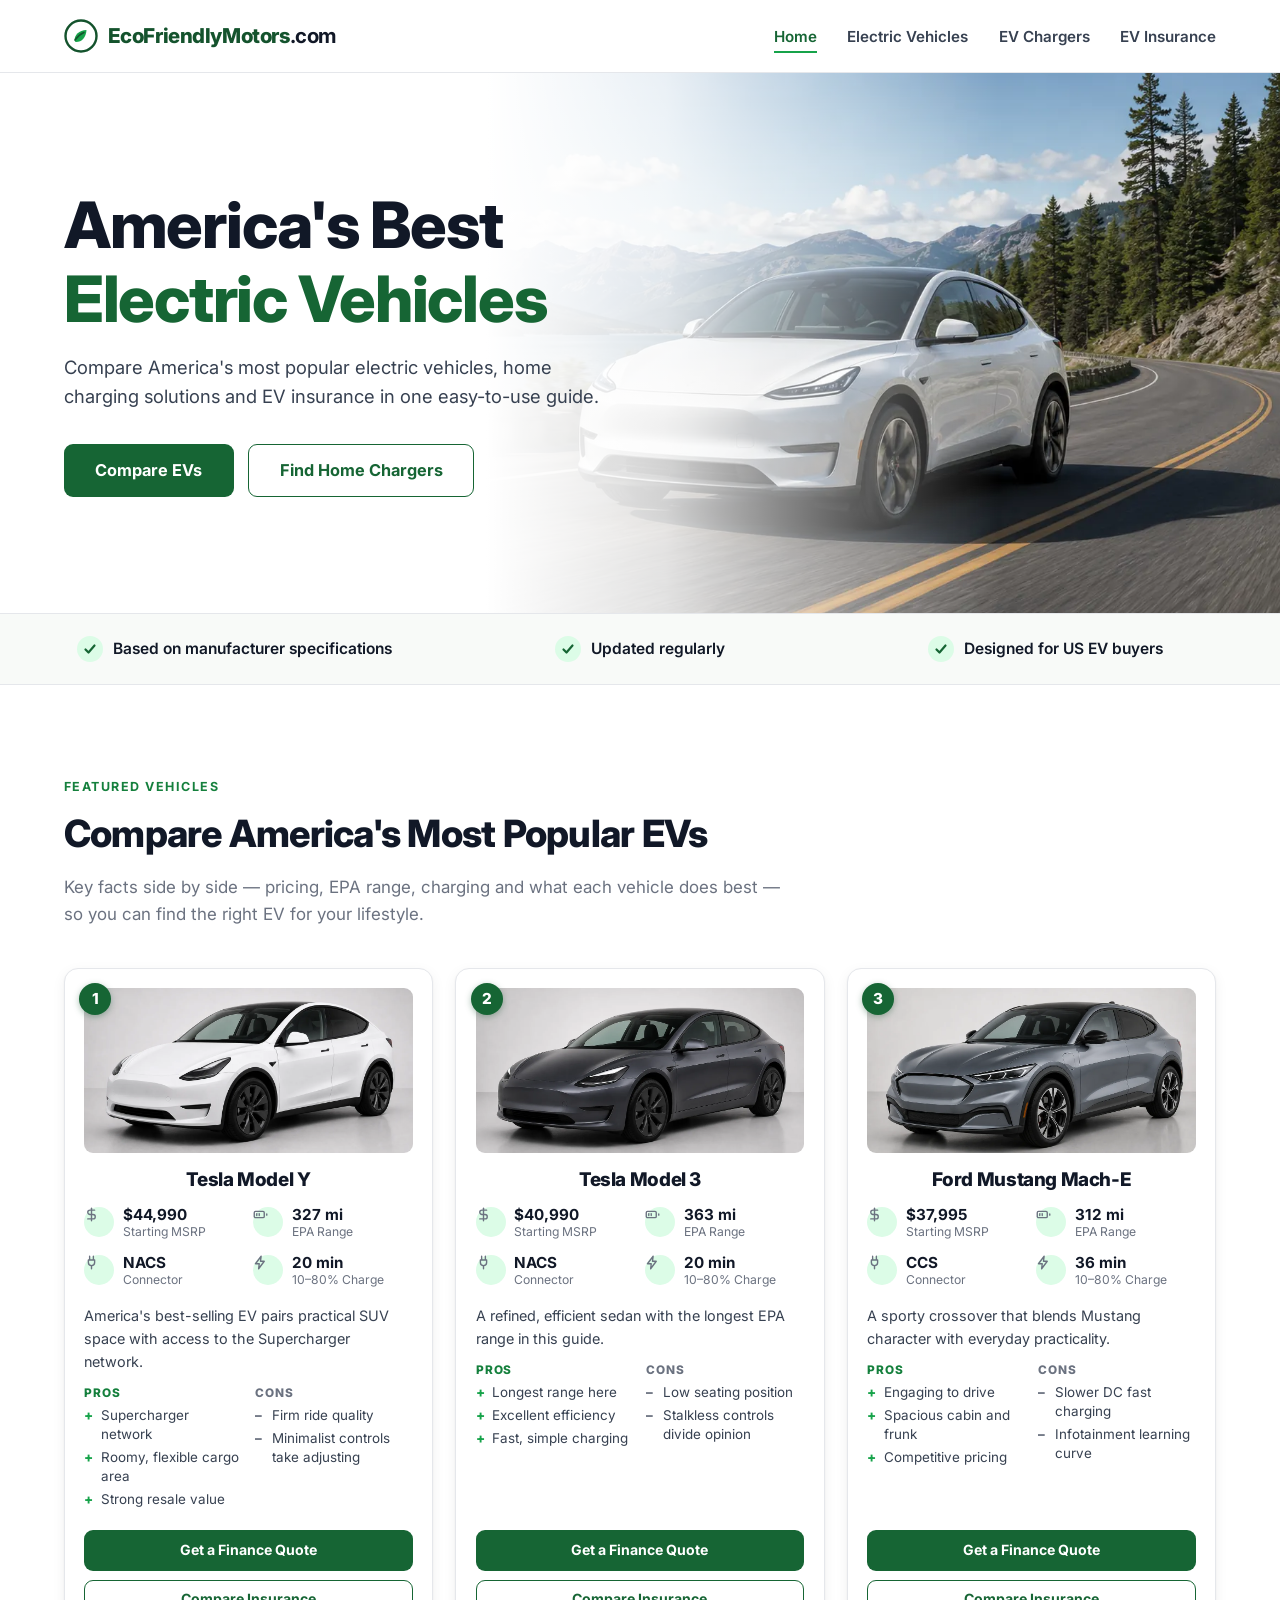
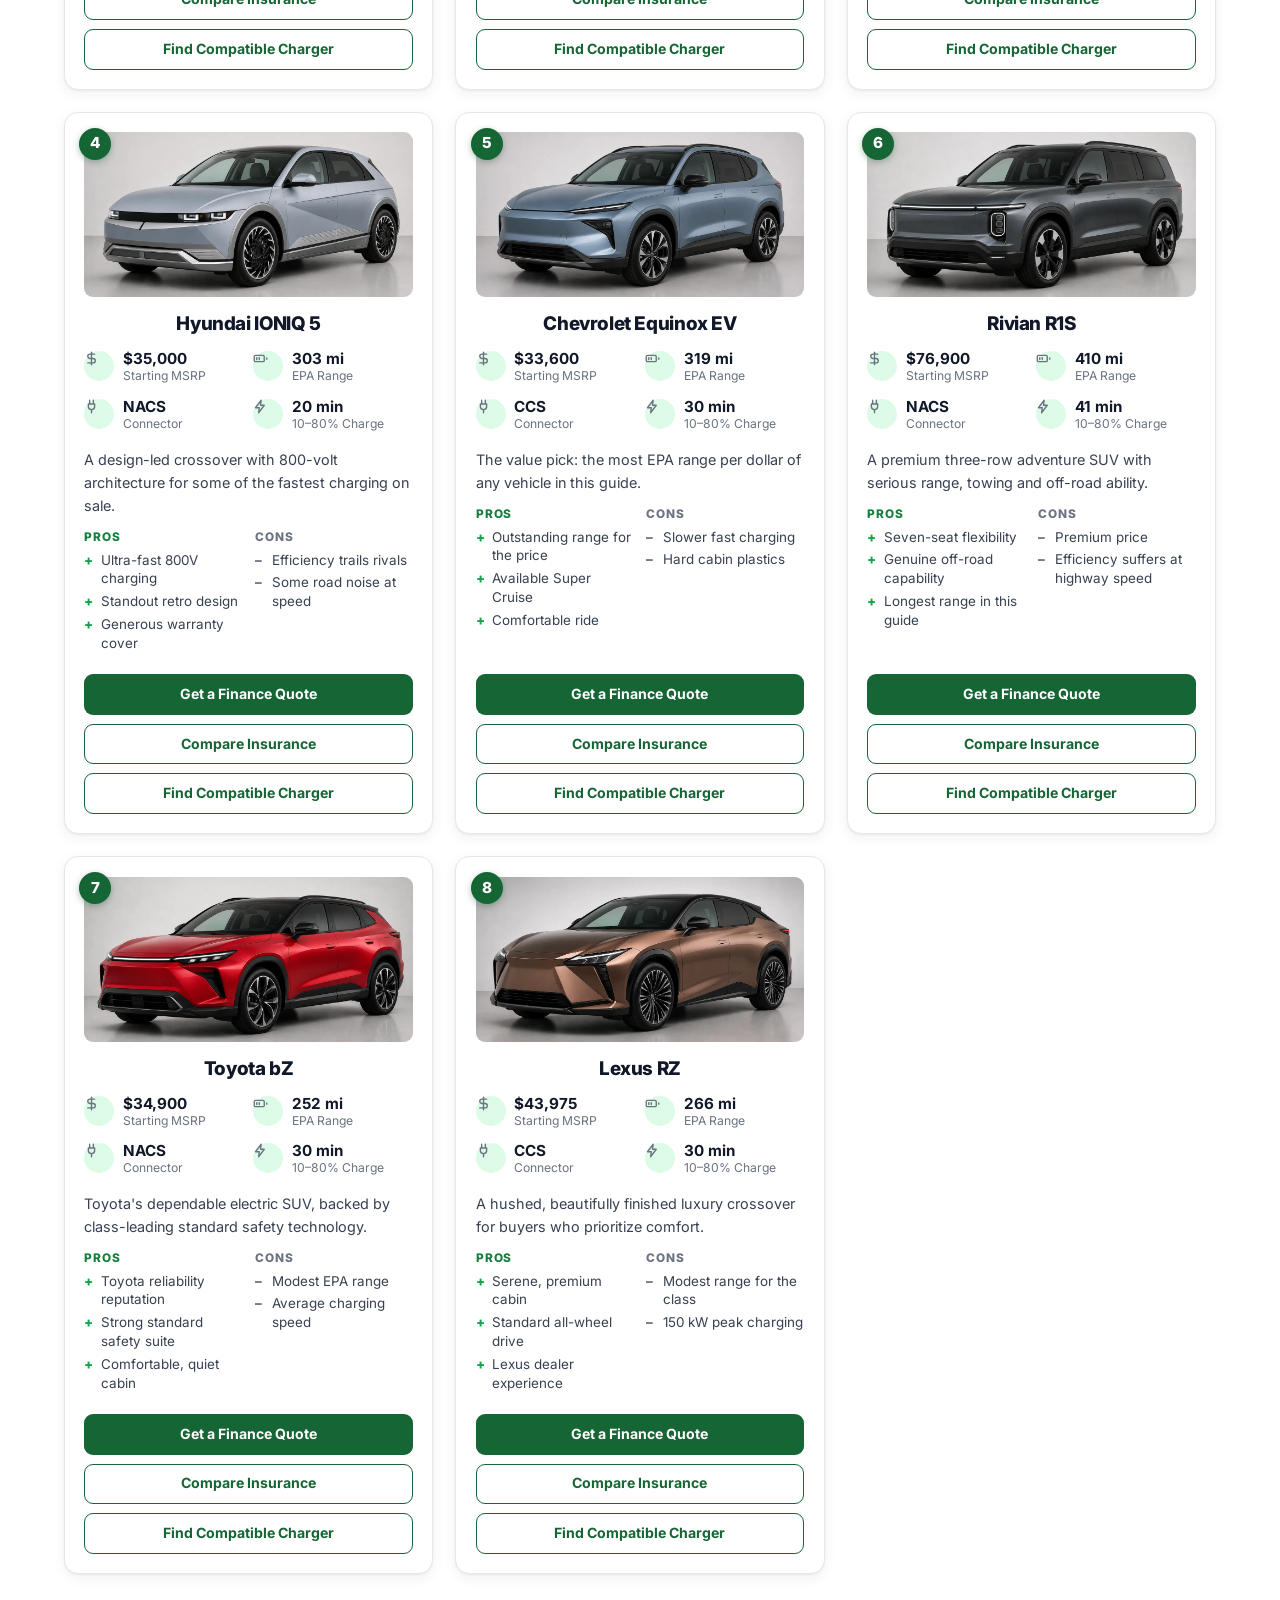
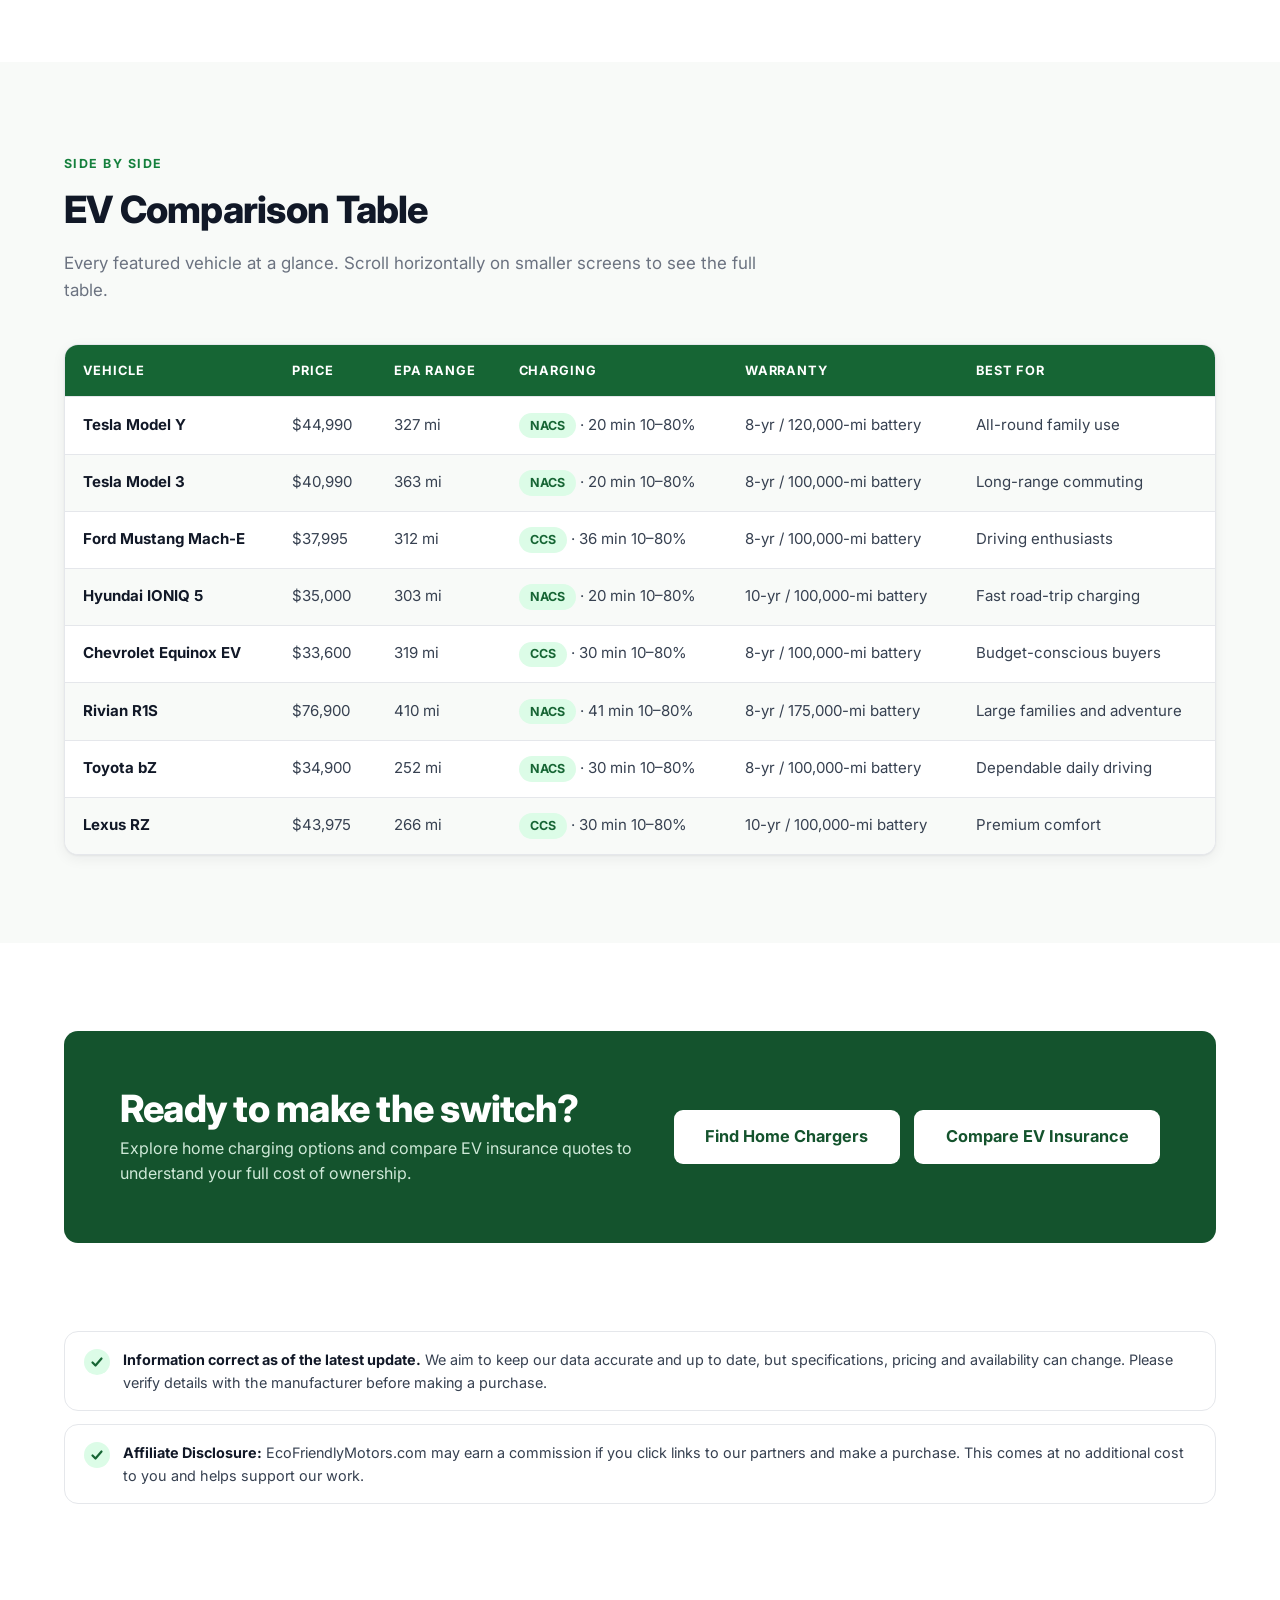
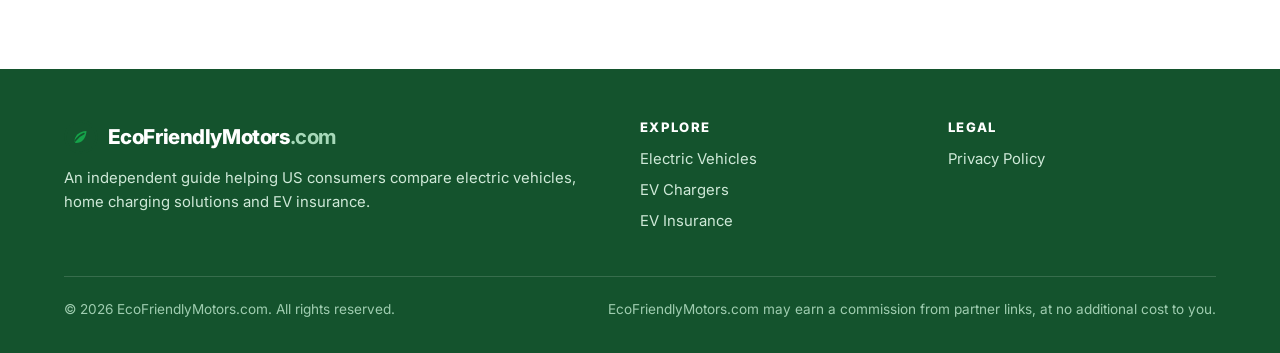
<file: index.html>
<!DOCTYPE html>
<html lang="en-US">
<head>
  <meta charset="UTF-8">
  <meta name="viewport" content="width=device-width, initial-scale=1.0">
  <title>EcoFriendlyMotors | Compare America's Best Electric Vehicles</title>
  <meta name="description" content="Compare America's leading electric vehicles, charging solutions and EV insurance with EcoFriendlyMotors.">
  <link rel="canonical" href="https://ecofriendlymotors.com/">
  <meta property="og:type" content="website">
  <meta property="og:site_name" content="EcoFriendlyMotors">
  <meta property="og:title" content="EcoFriendlyMotors | Compare America's Best Electric Vehicles">
  <meta property="og:description" content="Compare America's leading electric vehicles, charging solutions and EV insurance with EcoFriendlyMotors.">
  <meta property="og:url" content="https://ecofriendlymotors.com/">
  <meta property="og:image" content="https://ecofriendlymotors.com/images/hero/hero-homepage.webp">
  <meta name="twitter:card" content="summary_large_image">
  <meta name="twitter:title" content="EcoFriendlyMotors | Compare America's Best Electric Vehicles">
  <meta name="twitter:description" content="Compare America's leading electric vehicles, charging solutions and EV insurance with EcoFriendlyMotors.">
  <meta name="twitter:image" content="https://ecofriendlymotors.com/images/hero/hero-homepage.webp">
  <link rel="icon" type="image/svg+xml" href="images/logos/favicon.svg">
  <link rel="icon" type="image/png" sizes="48x48" href="images/logos/favicon-48.png">
  <link rel="preload" as="image" href="images/hero/hero-homepage.webp">
  <link rel="preconnect" href="https://fonts.googleapis.com">
  <link rel="preconnect" href="https://fonts.gstatic.com" crossorigin>
  <link href="https://fonts.googleapis.com/css2?family=Inter:wght@400;600;700;800&amp;display=swap" rel="stylesheet">
  <link rel="stylesheet" href="css/styles.css">
</head>
<body>
  <a class="skip-link" href="#main">Skip to main content</a>
  <header class="site-header">
    <div class="container nav-bar">
      <a class="brand" href="index.html" aria-label="EcoFriendlyMotors.com home">
        <svg width="34" height="34" viewBox="0 0 34 34" fill="none" aria-hidden="true"><circle cx="17" cy="17" r="15.5" stroke="#14532d" stroke-width="2.4"/><path d="M10.5 21.5c0-6 4.5-10 12-10.5-.5 7.5-4.5 12-10.5 12-.5 0-1-.5-1.5-1.5z" fill="#16a34a"/><path d="M11 21c2.5-3.5 5.5-6 9-7.5" stroke="#14532d" stroke-width="1.4" stroke-linecap="round"/></svg>
        <span>EcoFriendlyMotors<span class="tld">.com</span></span>
      </a>
      <nav aria-label="Main navigation">
        <button class="nav-toggle" aria-expanded="false" aria-label="Open menu">
          <svg width="22" height="22" viewBox="0 0 24 24" fill="none" stroke="currentColor" stroke-width="2.2" stroke-linecap="round"><line x1="4" y1="7" x2="20" y2="7"/><line x1="4" y1="12" x2="20" y2="12"/><line x1="4" y1="17" x2="20" y2="17"/></svg>
        </button>
        <ul class="nav-links">
        <li><a href="index.html" aria-current="page">Home</a></li>
        <li><a href="vehicles.html">Electric Vehicles</a></li>
        <li><a href="chargers.html">EV Chargers</a></li>
        <li><a href="insurance.html">EV Insurance</a></li>
        </ul>
      </nav>
    </div>
  </header>

  <main id="main">
    <section class="hero">
      <div class="container">
        <div class="hero-inner">
          <h1>America's Best<br><span class="accent">Electric Vehicles</span></h1>
          <p class="lede">Compare America's most popular electric vehicles, home charging solutions and EV insurance in one easy-to-use guide.</p>
          <div class="hero-actions">
            <a class="btn btn-primary btn-lg" href="#featured">Compare EVs</a>
            <a class="btn btn-outline btn-lg" href="chargers.html">Find Home Chargers</a>
          </div>
        </div>
      </div>
    </section>

    <section class="trust" aria-label="Why you can trust this guide">
      <div class="container trust-grid">
        <div class="trust-item"><span class="tick" aria-hidden="true"><svg width="14" height="14" viewBox="0 0 14 14" fill="none"><path d="M2.5 7.5l3 3 6-7" stroke="currentColor" stroke-width="2.2" stroke-linecap="round" stroke-linejoin="round"/></svg></span><span>Based on manufacturer specifications</span></div>
        <div class="trust-item"><span class="tick" aria-hidden="true"><svg width="14" height="14" viewBox="0 0 14 14" fill="none"><path d="M2.5 7.5l3 3 6-7" stroke="currentColor" stroke-width="2.2" stroke-linecap="round" stroke-linejoin="round"/></svg></span><span>Updated regularly</span></div>
        <div class="trust-item"><span class="tick" aria-hidden="true"><svg width="14" height="14" viewBox="0 0 14 14" fill="none"><path d="M2.5 7.5l3 3 6-7" stroke="currentColor" stroke-width="2.2" stroke-linecap="round" stroke-linejoin="round"/></svg></span><span>Designed for US EV buyers</span></div>
      </div>
    </section>

    <section class="section" id="featured">
      <div class="container">
        <span class="eyebrow">Featured Vehicles</span>
        <h2>Compare America's Most Popular EVs</h2>
        <p class="section-intro">Key facts side by side &mdash; pricing, EPA range, charging and what each vehicle does best &mdash; so you can find the right EV for your lifestyle.</p>
        <div class="vehicle-grid">
        <article class="vehicle-card">
          <span class="rank-badge" aria-hidden="true">1</span>
          <div class="vehicle-photo"><img src="images/vehicles/tesla-model-y.webp" alt="Pearl white electric mid-size crossover SUV with fastback roofline, front three-quarter view" loading="lazy" width="640" height="400"></div>
          <h3>Tesla Model Y</h3>
          <div class="spec-grid">
            <div class="spec"><span class="spec-icon" aria-hidden="true"><svg width="15" height="15" viewBox="0 0 24 24" fill="none" stroke="currentColor" stroke-width="2.2" stroke-linecap="round" stroke-linejoin="round"><line x1="12" y1="2" x2="12" y2="22"/><path d="M17 5H9.5a3.5 3.5 0 0 0 0 7h5a3.5 3.5 0 0 1 0 7H6"/></svg></span><div><b>$44,990</b><span>Starting MSRP</span></div></div>
            <div class="spec"><span class="spec-icon" aria-hidden="true"><svg width="15" height="15" viewBox="0 0 24 24" fill="none" stroke="currentColor" stroke-width="2.2" stroke-linecap="round" stroke-linejoin="round"><rect x="2" y="7" width="16" height="10" rx="2"/><line x1="22" y1="11" x2="22" y2="13"/><line x1="6" y1="10.5" x2="6" y2="13.5"/><line x1="10" y1="10.5" x2="10" y2="13.5"/></svg></span><div><b>327 mi</b><span>EPA Range</span></div></div>
            <div class="spec"><span class="spec-icon" aria-hidden="true"><svg width="15" height="15" viewBox="0 0 24 24" fill="none" stroke="currentColor" stroke-width="2.2" stroke-linecap="round" stroke-linejoin="round"><path d="M9 2v6M15 2v6M7 8h10v4a5 5 0 0 1-10 0V8z"/><path d="M12 17v5"/></svg></span><div><b>NACS</b><span>Connector</span></div></div>
            <div class="spec"><span class="spec-icon" aria-hidden="true"><svg width="15" height="15" viewBox="0 0 24 24" fill="none" stroke="currentColor" stroke-width="2.2" stroke-linecap="round" stroke-linejoin="round"><path d="M13 2L4 14h6l-1 8 9-12h-6l1-8z"/></svg></span><div><b>20 min</b><span>10&#8211;80% Charge</span></div></div>
          </div>
          <p class="vehicle-summary">America's best-selling EV pairs practical SUV space with access to the Supercharger network.</p>
          <div class="pros-cons">
            <div class="pros"><h4>Pros</h4><ul><li>Supercharger network</li><li>Roomy, flexible cargo area</li><li>Strong resale value</li></ul></div>
            <div class="cons"><h4>Cons</h4><ul><li>Firm ride quality</li><li>Minimalist controls take adjusting</li></ul></div>
          </div>
          <div class="card-actions">
            <a class="btn btn-primary" href="https://www.lendingtree.com/auto/electric-vehicle-loans/">Get a Finance Quote</a>
            <a class="btn btn-outline" href="insurance.html">Compare Insurance</a>
            <a class="btn btn-outline" href="chargers.html">Find Compatible Charger</a>
          </div>
        </article>
        <article class="vehicle-card">
          <span class="rank-badge" aria-hidden="true">2</span>
          <div class="vehicle-photo"><img src="images/vehicles/tesla-model-3.webp" alt="Midnight grey electric sports sedan with coupe-like roofline, front three-quarter view" loading="lazy" width="640" height="400"></div>
          <h3>Tesla Model 3</h3>
          <div class="spec-grid">
            <div class="spec"><span class="spec-icon" aria-hidden="true"><svg width="15" height="15" viewBox="0 0 24 24" fill="none" stroke="currentColor" stroke-width="2.2" stroke-linecap="round" stroke-linejoin="round"><line x1="12" y1="2" x2="12" y2="22"/><path d="M17 5H9.5a3.5 3.5 0 0 0 0 7h5a3.5 3.5 0 0 1 0 7H6"/></svg></span><div><b>$40,990</b><span>Starting MSRP</span></div></div>
            <div class="spec"><span class="spec-icon" aria-hidden="true"><svg width="15" height="15" viewBox="0 0 24 24" fill="none" stroke="currentColor" stroke-width="2.2" stroke-linecap="round" stroke-linejoin="round"><rect x="2" y="7" width="16" height="10" rx="2"/><line x1="22" y1="11" x2="22" y2="13"/><line x1="6" y1="10.5" x2="6" y2="13.5"/><line x1="10" y1="10.5" x2="10" y2="13.5"/></svg></span><div><b>363 mi</b><span>EPA Range</span></div></div>
            <div class="spec"><span class="spec-icon" aria-hidden="true"><svg width="15" height="15" viewBox="0 0 24 24" fill="none" stroke="currentColor" stroke-width="2.2" stroke-linecap="round" stroke-linejoin="round"><path d="M9 2v6M15 2v6M7 8h10v4a5 5 0 0 1-10 0V8z"/><path d="M12 17v5"/></svg></span><div><b>NACS</b><span>Connector</span></div></div>
            <div class="spec"><span class="spec-icon" aria-hidden="true"><svg width="15" height="15" viewBox="0 0 24 24" fill="none" stroke="currentColor" stroke-width="2.2" stroke-linecap="round" stroke-linejoin="round"><path d="M13 2L4 14h6l-1 8 9-12h-6l1-8z"/></svg></span><div><b>20 min</b><span>10&#8211;80% Charge</span></div></div>
          </div>
          <p class="vehicle-summary">A refined, efficient sedan with the longest EPA range in this guide.</p>
          <div class="pros-cons">
            <div class="pros"><h4>Pros</h4><ul><li>Longest range here</li><li>Excellent efficiency</li><li>Fast, simple charging</li></ul></div>
            <div class="cons"><h4>Cons</h4><ul><li>Low seating position</li><li>Stalkless controls divide opinion</li></ul></div>
          </div>
          <div class="card-actions">
            <a class="btn btn-primary" href="https://www.lendingtree.com/auto/electric-vehicle-loans/">Get a Finance Quote</a>
            <a class="btn btn-outline" href="insurance.html">Compare Insurance</a>
            <a class="btn btn-outline" href="chargers.html">Find Compatible Charger</a>
          </div>
        </article>
        <article class="vehicle-card">
          <span class="rank-badge" aria-hidden="true">3</span>
          <div class="vehicle-photo"><img src="images/vehicles/ford-mustang-mach-e.webp" alt="Carbonized grey electric performance crossover with muscular haunches, front three-quarter view" loading="lazy" width="640" height="400"></div>
          <h3>Ford Mustang Mach-E</h3>
          <div class="spec-grid">
            <div class="spec"><span class="spec-icon" aria-hidden="true"><svg width="15" height="15" viewBox="0 0 24 24" fill="none" stroke="currentColor" stroke-width="2.2" stroke-linecap="round" stroke-linejoin="round"><line x1="12" y1="2" x2="12" y2="22"/><path d="M17 5H9.5a3.5 3.5 0 0 0 0 7h5a3.5 3.5 0 0 1 0 7H6"/></svg></span><div><b>$37,995</b><span>Starting MSRP</span></div></div>
            <div class="spec"><span class="spec-icon" aria-hidden="true"><svg width="15" height="15" viewBox="0 0 24 24" fill="none" stroke="currentColor" stroke-width="2.2" stroke-linecap="round" stroke-linejoin="round"><rect x="2" y="7" width="16" height="10" rx="2"/><line x1="22" y1="11" x2="22" y2="13"/><line x1="6" y1="10.5" x2="6" y2="13.5"/><line x1="10" y1="10.5" x2="10" y2="13.5"/></svg></span><div><b>312 mi</b><span>EPA Range</span></div></div>
            <div class="spec"><span class="spec-icon" aria-hidden="true"><svg width="15" height="15" viewBox="0 0 24 24" fill="none" stroke="currentColor" stroke-width="2.2" stroke-linecap="round" stroke-linejoin="round"><path d="M9 2v6M15 2v6M7 8h10v4a5 5 0 0 1-10 0V8z"/><path d="M12 17v5"/></svg></span><div><b>CCS</b><span>Connector</span></div></div>
            <div class="spec"><span class="spec-icon" aria-hidden="true"><svg width="15" height="15" viewBox="0 0 24 24" fill="none" stroke="currentColor" stroke-width="2.2" stroke-linecap="round" stroke-linejoin="round"><path d="M13 2L4 14h6l-1 8 9-12h-6l1-8z"/></svg></span><div><b>36 min</b><span>10&#8211;80% Charge</span></div></div>
          </div>
          <p class="vehicle-summary">A sporty crossover that blends Mustang character with everyday practicality.</p>
          <div class="pros-cons">
            <div class="pros"><h4>Pros</h4><ul><li>Engaging to drive</li><li>Spacious cabin and frunk</li><li>Competitive pricing</li></ul></div>
            <div class="cons"><h4>Cons</h4><ul><li>Slower DC fast charging</li><li>Infotainment learning curve</li></ul></div>
          </div>
          <div class="card-actions">
            <a class="btn btn-primary" href="https://www.lendingtree.com/auto/electric-vehicle-loans/">Get a Finance Quote</a>
            <a class="btn btn-outline" href="insurance.html">Compare Insurance</a>
            <a class="btn btn-outline" href="chargers.html">Find Compatible Charger</a>
          </div>
        </article>
        <article class="vehicle-card">
          <span class="rank-badge" aria-hidden="true">4</span>
          <div class="vehicle-photo"><img src="images/vehicles/hyundai-ioniq-5.webp" alt="Cyber grey retro-futuristic electric crossover with pixel-style lights, front three-quarter view" loading="lazy" width="640" height="400"></div>
          <h3>Hyundai IONIQ 5</h3>
          <div class="spec-grid">
            <div class="spec"><span class="spec-icon" aria-hidden="true"><svg width="15" height="15" viewBox="0 0 24 24" fill="none" stroke="currentColor" stroke-width="2.2" stroke-linecap="round" stroke-linejoin="round"><line x1="12" y1="2" x2="12" y2="22"/><path d="M17 5H9.5a3.5 3.5 0 0 0 0 7h5a3.5 3.5 0 0 1 0 7H6"/></svg></span><div><b>$35,000</b><span>Starting MSRP</span></div></div>
            <div class="spec"><span class="spec-icon" aria-hidden="true"><svg width="15" height="15" viewBox="0 0 24 24" fill="none" stroke="currentColor" stroke-width="2.2" stroke-linecap="round" stroke-linejoin="round"><rect x="2" y="7" width="16" height="10" rx="2"/><line x1="22" y1="11" x2="22" y2="13"/><line x1="6" y1="10.5" x2="6" y2="13.5"/><line x1="10" y1="10.5" x2="10" y2="13.5"/></svg></span><div><b>303 mi</b><span>EPA Range</span></div></div>
            <div class="spec"><span class="spec-icon" aria-hidden="true"><svg width="15" height="15" viewBox="0 0 24 24" fill="none" stroke="currentColor" stroke-width="2.2" stroke-linecap="round" stroke-linejoin="round"><path d="M9 2v6M15 2v6M7 8h10v4a5 5 0 0 1-10 0V8z"/><path d="M12 17v5"/></svg></span><div><b>NACS</b><span>Connector</span></div></div>
            <div class="spec"><span class="spec-icon" aria-hidden="true"><svg width="15" height="15" viewBox="0 0 24 24" fill="none" stroke="currentColor" stroke-width="2.2" stroke-linecap="round" stroke-linejoin="round"><path d="M13 2L4 14h6l-1 8 9-12h-6l1-8z"/></svg></span><div><b>20 min</b><span>10&#8211;80% Charge</span></div></div>
          </div>
          <p class="vehicle-summary">A design-led crossover with 800-volt architecture for some of the fastest charging on sale.</p>
          <div class="pros-cons">
            <div class="pros"><h4>Pros</h4><ul><li>Ultra-fast 800V charging</li><li>Standout retro design</li><li>Generous warranty cover</li></ul></div>
            <div class="cons"><h4>Cons</h4><ul><li>Efficiency trails rivals</li><li>Some road noise at speed</li></ul></div>
          </div>
          <div class="card-actions">
            <a class="btn btn-primary" href="https://www.lendingtree.com/auto/electric-vehicle-loans/">Get a Finance Quote</a>
            <a class="btn btn-outline" href="insurance.html">Compare Insurance</a>
            <a class="btn btn-outline" href="chargers.html">Find Compatible Charger</a>
          </div>
        </article>
        <article class="vehicle-card">
          <span class="rank-badge" aria-hidden="true">5</span>
          <div class="vehicle-photo"><img src="images/vehicles/chevrolet-equinox-ev.webp" alt="Slate blue compact electric family SUV with slim LED headlights, front three-quarter view" loading="lazy" width="640" height="400"></div>
          <h3>Chevrolet Equinox EV</h3>
          <div class="spec-grid">
            <div class="spec"><span class="spec-icon" aria-hidden="true"><svg width="15" height="15" viewBox="0 0 24 24" fill="none" stroke="currentColor" stroke-width="2.2" stroke-linecap="round" stroke-linejoin="round"><line x1="12" y1="2" x2="12" y2="22"/><path d="M17 5H9.5a3.5 3.5 0 0 0 0 7h5a3.5 3.5 0 0 1 0 7H6"/></svg></span><div><b>$33,600</b><span>Starting MSRP</span></div></div>
            <div class="spec"><span class="spec-icon" aria-hidden="true"><svg width="15" height="15" viewBox="0 0 24 24" fill="none" stroke="currentColor" stroke-width="2.2" stroke-linecap="round" stroke-linejoin="round"><rect x="2" y="7" width="16" height="10" rx="2"/><line x1="22" y1="11" x2="22" y2="13"/><line x1="6" y1="10.5" x2="6" y2="13.5"/><line x1="10" y1="10.5" x2="10" y2="13.5"/></svg></span><div><b>319 mi</b><span>EPA Range</span></div></div>
            <div class="spec"><span class="spec-icon" aria-hidden="true"><svg width="15" height="15" viewBox="0 0 24 24" fill="none" stroke="currentColor" stroke-width="2.2" stroke-linecap="round" stroke-linejoin="round"><path d="M9 2v6M15 2v6M7 8h10v4a5 5 0 0 1-10 0V8z"/><path d="M12 17v5"/></svg></span><div><b>CCS</b><span>Connector</span></div></div>
            <div class="spec"><span class="spec-icon" aria-hidden="true"><svg width="15" height="15" viewBox="0 0 24 24" fill="none" stroke="currentColor" stroke-width="2.2" stroke-linecap="round" stroke-linejoin="round"><path d="M13 2L4 14h6l-1 8 9-12h-6l1-8z"/></svg></span><div><b>30 min</b><span>10&#8211;80% Charge</span></div></div>
          </div>
          <p class="vehicle-summary">The value pick: the most EPA range per dollar of any vehicle in this guide.</p>
          <div class="pros-cons">
            <div class="pros"><h4>Pros</h4><ul><li>Outstanding range for the price</li><li>Available Super Cruise</li><li>Comfortable ride</li></ul></div>
            <div class="cons"><h4>Cons</h4><ul><li>Slower fast charging</li><li>Hard cabin plastics</li></ul></div>
          </div>
          <div class="card-actions">
            <a class="btn btn-primary" href="https://www.lendingtree.com/auto/electric-vehicle-loans/">Get a Finance Quote</a>
            <a class="btn btn-outline" href="insurance.html">Compare Insurance</a>
            <a class="btn btn-outline" href="chargers.html">Find Compatible Charger</a>
          </div>
        </article>
        <article class="vehicle-card">
          <span class="rank-badge" aria-hidden="true">6</span>
          <div class="vehicle-photo"><img src="images/vehicles/rivian-r1s.webp" alt="Dark grey three-row adventure electric SUV with full-width light bar, front three-quarter view" loading="lazy" width="640" height="400"></div>
          <h3>Rivian R1S</h3>
          <div class="spec-grid">
            <div class="spec"><span class="spec-icon" aria-hidden="true"><svg width="15" height="15" viewBox="0 0 24 24" fill="none" stroke="currentColor" stroke-width="2.2" stroke-linecap="round" stroke-linejoin="round"><line x1="12" y1="2" x2="12" y2="22"/><path d="M17 5H9.5a3.5 3.5 0 0 0 0 7h5a3.5 3.5 0 0 1 0 7H6"/></svg></span><div><b>$76,900</b><span>Starting MSRP</span></div></div>
            <div class="spec"><span class="spec-icon" aria-hidden="true"><svg width="15" height="15" viewBox="0 0 24 24" fill="none" stroke="currentColor" stroke-width="2.2" stroke-linecap="round" stroke-linejoin="round"><rect x="2" y="7" width="16" height="10" rx="2"/><line x1="22" y1="11" x2="22" y2="13"/><line x1="6" y1="10.5" x2="6" y2="13.5"/><line x1="10" y1="10.5" x2="10" y2="13.5"/></svg></span><div><b>410 mi</b><span>EPA Range</span></div></div>
            <div class="spec"><span class="spec-icon" aria-hidden="true"><svg width="15" height="15" viewBox="0 0 24 24" fill="none" stroke="currentColor" stroke-width="2.2" stroke-linecap="round" stroke-linejoin="round"><path d="M9 2v6M15 2v6M7 8h10v4a5 5 0 0 1-10 0V8z"/><path d="M12 17v5"/></svg></span><div><b>NACS</b><span>Connector</span></div></div>
            <div class="spec"><span class="spec-icon" aria-hidden="true"><svg width="15" height="15" viewBox="0 0 24 24" fill="none" stroke="currentColor" stroke-width="2.2" stroke-linecap="round" stroke-linejoin="round"><path d="M13 2L4 14h6l-1 8 9-12h-6l1-8z"/></svg></span><div><b>41 min</b><span>10&#8211;80% Charge</span></div></div>
          </div>
          <p class="vehicle-summary">A premium three-row adventure SUV with serious range, towing and off-road ability.</p>
          <div class="pros-cons">
            <div class="pros"><h4>Pros</h4><ul><li>Seven-seat flexibility</li><li>Genuine off-road capability</li><li>Longest range in this guide</li></ul></div>
            <div class="cons"><h4>Cons</h4><ul><li>Premium price</li><li>Efficiency suffers at highway speed</li></ul></div>
          </div>
          <div class="card-actions">
            <a class="btn btn-primary" href="https://www.lendingtree.com/auto/electric-vehicle-loans/">Get a Finance Quote</a>
            <a class="btn btn-outline" href="insurance.html">Compare Insurance</a>
            <a class="btn btn-outline" href="chargers.html">Find Compatible Charger</a>
          </div>
        </article>
        <article class="vehicle-card">
          <span class="rank-badge" aria-hidden="true">7</span>
          <div class="vehicle-photo"><img src="images/vehicles/toyota-bz4x.webp" alt="Red electric compact SUV with black roof and full-width LED light bar, front three-quarter view" loading="lazy" width="640" height="400"></div>
          <h3>Toyota bZ</h3>
          <div class="spec-grid">
            <div class="spec"><span class="spec-icon" aria-hidden="true"><svg width="15" height="15" viewBox="0 0 24 24" fill="none" stroke="currentColor" stroke-width="2.2" stroke-linecap="round" stroke-linejoin="round"><line x1="12" y1="2" x2="12" y2="22"/><path d="M17 5H9.5a3.5 3.5 0 0 0 0 7h5a3.5 3.5 0 0 1 0 7H6"/></svg></span><div><b>$34,900</b><span>Starting MSRP</span></div></div>
            <div class="spec"><span class="spec-icon" aria-hidden="true"><svg width="15" height="15" viewBox="0 0 24 24" fill="none" stroke="currentColor" stroke-width="2.2" stroke-linecap="round" stroke-linejoin="round"><rect x="2" y="7" width="16" height="10" rx="2"/><line x1="22" y1="11" x2="22" y2="13"/><line x1="6" y1="10.5" x2="6" y2="13.5"/><line x1="10" y1="10.5" x2="10" y2="13.5"/></svg></span><div><b>252 mi</b><span>EPA Range</span></div></div>
            <div class="spec"><span class="spec-icon" aria-hidden="true"><svg width="15" height="15" viewBox="0 0 24 24" fill="none" stroke="currentColor" stroke-width="2.2" stroke-linecap="round" stroke-linejoin="round"><path d="M9 2v6M15 2v6M7 8h10v4a5 5 0 0 1-10 0V8z"/><path d="M12 17v5"/></svg></span><div><b>NACS</b><span>Connector</span></div></div>
            <div class="spec"><span class="spec-icon" aria-hidden="true"><svg width="15" height="15" viewBox="0 0 24 24" fill="none" stroke="currentColor" stroke-width="2.2" stroke-linecap="round" stroke-linejoin="round"><path d="M13 2L4 14h6l-1 8 9-12h-6l1-8z"/></svg></span><div><b>30 min</b><span>10&#8211;80% Charge</span></div></div>
          </div>
          <p class="vehicle-summary">Toyota's dependable electric SUV, backed by class-leading standard safety technology.</p>
          <div class="pros-cons">
            <div class="pros"><h4>Pros</h4><ul><li>Toyota reliability reputation</li><li>Strong standard safety suite</li><li>Comfortable, quiet cabin</li></ul></div>
            <div class="cons"><h4>Cons</h4><ul><li>Modest EPA range</li><li>Average charging speed</li></ul></div>
          </div>
          <div class="card-actions">
            <a class="btn btn-primary" href="https://www.lendingtree.com/auto/electric-vehicle-loans/">Get a Finance Quote</a>
            <a class="btn btn-outline" href="insurance.html">Compare Insurance</a>
            <a class="btn btn-outline" href="chargers.html">Find Compatible Charger</a>
          </div>
        </article>
        <article class="vehicle-card">
          <span class="rank-badge" aria-hidden="true">8</span>
          <div class="vehicle-photo"><img src="images/vehicles/lexus-rz.webp" alt="Copper bronze luxury electric crossover with spindle-shaped body-color front, front three-quarter view" loading="lazy" width="640" height="400"></div>
          <h3>Lexus RZ</h3>
          <div class="spec-grid">
            <div class="spec"><span class="spec-icon" aria-hidden="true"><svg width="15" height="15" viewBox="0 0 24 24" fill="none" stroke="currentColor" stroke-width="2.2" stroke-linecap="round" stroke-linejoin="round"><line x1="12" y1="2" x2="12" y2="22"/><path d="M17 5H9.5a3.5 3.5 0 0 0 0 7h5a3.5 3.5 0 0 1 0 7H6"/></svg></span><div><b>$43,975</b><span>Starting MSRP</span></div></div>
            <div class="spec"><span class="spec-icon" aria-hidden="true"><svg width="15" height="15" viewBox="0 0 24 24" fill="none" stroke="currentColor" stroke-width="2.2" stroke-linecap="round" stroke-linejoin="round"><rect x="2" y="7" width="16" height="10" rx="2"/><line x1="22" y1="11" x2="22" y2="13"/><line x1="6" y1="10.5" x2="6" y2="13.5"/><line x1="10" y1="10.5" x2="10" y2="13.5"/></svg></span><div><b>266 mi</b><span>EPA Range</span></div></div>
            <div class="spec"><span class="spec-icon" aria-hidden="true"><svg width="15" height="15" viewBox="0 0 24 24" fill="none" stroke="currentColor" stroke-width="2.2" stroke-linecap="round" stroke-linejoin="round"><path d="M9 2v6M15 2v6M7 8h10v4a5 5 0 0 1-10 0V8z"/><path d="M12 17v5"/></svg></span><div><b>CCS</b><span>Connector</span></div></div>
            <div class="spec"><span class="spec-icon" aria-hidden="true"><svg width="15" height="15" viewBox="0 0 24 24" fill="none" stroke="currentColor" stroke-width="2.2" stroke-linecap="round" stroke-linejoin="round"><path d="M13 2L4 14h6l-1 8 9-12h-6l1-8z"/></svg></span><div><b>30 min</b><span>10&#8211;80% Charge</span></div></div>
          </div>
          <p class="vehicle-summary">A hushed, beautifully finished luxury crossover for buyers who prioritize comfort.</p>
          <div class="pros-cons">
            <div class="pros"><h4>Pros</h4><ul><li>Serene, premium cabin</li><li>Standard all-wheel drive</li><li>Lexus dealer experience</li></ul></div>
            <div class="cons"><h4>Cons</h4><ul><li>Modest range for the class</li><li>150 kW peak charging</li></ul></div>
          </div>
          <div class="card-actions">
            <a class="btn btn-primary" href="https://www.lendingtree.com/auto/electric-vehicle-loans/">Get a Finance Quote</a>
            <a class="btn btn-outline" href="insurance.html">Compare Insurance</a>
            <a class="btn btn-outline" href="chargers.html">Find Compatible Charger</a>
          </div>
        </article>
        </div>
      </div>
    </section>

    <section class="section section-soft" id="comparison">
      <div class="container">
        <span class="eyebrow">Side by Side</span>
        <h2>EV Comparison Table</h2>
        <p class="section-intro">Every featured vehicle at a glance. Scroll horizontally on smaller screens to see the full table.</p>
        <div class="table-wrap">
          <table class="compare-table">
            <thead>
              <tr>
                <th scope="col">Vehicle</th>
                <th scope="col">Price</th>
                <th scope="col">EPA Range</th>
                <th scope="col">Charging</th>
                <th scope="col">Warranty</th>
                <th scope="col">Best For</th>
              </tr>
            </thead>
            <tbody>
            <tr>
              <td>Tesla Model Y</td>
              <td>$44,990</td>
              <td>327 mi</td>
              <td><span class="pill">NACS</span> &middot; 20 min 10&#8211;80%</td>
              <td>8-yr / 120,000-mi battery</td>
              <td>All-round family use</td>
            </tr>
            <tr>
              <td>Tesla Model 3</td>
              <td>$40,990</td>
              <td>363 mi</td>
              <td><span class="pill">NACS</span> &middot; 20 min 10&#8211;80%</td>
              <td>8-yr / 100,000-mi battery</td>
              <td>Long-range commuting</td>
            </tr>
            <tr>
              <td>Ford Mustang Mach-E</td>
              <td>$37,995</td>
              <td>312 mi</td>
              <td><span class="pill">CCS</span> &middot; 36 min 10&#8211;80%</td>
              <td>8-yr / 100,000-mi battery</td>
              <td>Driving enthusiasts</td>
            </tr>
            <tr>
              <td>Hyundai IONIQ 5</td>
              <td>$35,000</td>
              <td>303 mi</td>
              <td><span class="pill">NACS</span> &middot; 20 min 10&#8211;80%</td>
              <td>10-yr / 100,000-mi battery</td>
              <td>Fast road-trip charging</td>
            </tr>
            <tr>
              <td>Chevrolet Equinox EV</td>
              <td>$33,600</td>
              <td>319 mi</td>
              <td><span class="pill">CCS</span> &middot; 30 min 10&#8211;80%</td>
              <td>8-yr / 100,000-mi battery</td>
              <td>Budget-conscious buyers</td>
            </tr>
            <tr>
              <td>Rivian R1S</td>
              <td>$76,900</td>
              <td>410 mi</td>
              <td><span class="pill">NACS</span> &middot; 41 min 10&#8211;80%</td>
              <td>8-yr / 175,000-mi battery</td>
              <td>Large families and adventure</td>
            </tr>
            <tr>
              <td>Toyota bZ</td>
              <td>$34,900</td>
              <td>252 mi</td>
              <td><span class="pill">NACS</span> &middot; 30 min 10&#8211;80%</td>
              <td>8-yr / 100,000-mi battery</td>
              <td>Dependable daily driving</td>
            </tr>
            <tr>
              <td>Lexus RZ</td>
              <td>$43,975</td>
              <td>266 mi</td>
              <td><span class="pill">CCS</span> &middot; 30 min 10&#8211;80%</td>
              <td>10-yr / 100,000-mi battery</td>
              <td>Premium comfort</td>
            </tr>
            </tbody>
          </table>
        </div>
      </div>
    </section>

    <section class="section">
      <div class="container">
        <div class="cta-band">
          <div>
            <h2>Ready to make the switch?</h2>
            <p>Explore home charging options and compare EV insurance quotes to understand your full cost of ownership.</p>
          </div>
          <div class="hero-actions">
            <a class="btn btn-primary btn-lg" href="chargers.html">Find Home Chargers</a>
            <a class="btn btn-primary btn-lg" href="https://insurify.com/">Compare EV Insurance</a>
          </div>
        </div>
      </div>
    </section>

    <section class="section" style="padding-top:0">
      <div class="container">
      <div class="notice-stack">
        <div class="notice"><span class="tick" aria-hidden="true"><svg width="14" height="14" viewBox="0 0 14 14" fill="none"><path d="M2.5 7.5l3 3 6-7" stroke="currentColor" stroke-width="2.2" stroke-linecap="round" stroke-linejoin="round"/></svg></span><p style="margin:0"><b>Information correct as of the latest update.</b> We aim to keep our data accurate and up to date, but specifications, pricing and availability can change. Please verify details with the manufacturer before making a purchase.</p></div>
        <div class="notice"><span class="tick" aria-hidden="true"><svg width="14" height="14" viewBox="0 0 14 14" fill="none"><path d="M2.5 7.5l3 3 6-7" stroke="currentColor" stroke-width="2.2" stroke-linecap="round" stroke-linejoin="round"/></svg></span><p style="margin:0"><b>Affiliate Disclosure:</b> EcoFriendlyMotors.com may earn a commission if you click links to our partners and make a purchase. This comes at no additional cost to you and helps support our work.</p></div>
      </div>
      </div>
    </section>
  </main>

  <footer class="site-footer">
    <div class="container">
      <div class="footer-grid">
        <div>
          <a class="brand" href="index.html">
            <svg width="34" height="34" viewBox="0 0 34 34" fill="none" aria-hidden="true"><circle cx="17" cy="17" r="15.5" stroke="#14532d" stroke-width="2.4"/><path d="M10.5 21.5c0-6 4.5-10 12-10.5-.5 7.5-4.5 12-10.5 12-.5 0-1-.5-1.5-1.5z" fill="#16a34a"/><path d="M11 21c2.5-3.5 5.5-6 9-7.5" stroke="#14532d" stroke-width="1.4" stroke-linecap="round"/></svg>
            <span>EcoFriendlyMotors<span class="tld">.com</span></span>
          </a>
          <p>An independent guide helping US consumers compare electric vehicles, home charging solutions and EV insurance.</p>
        </div>
        <div>
          <h4>Explore</h4>
          <ul>
            <li><a href="vehicles.html">Electric Vehicles</a></li>
            <li><a href="chargers.html">EV Chargers</a></li>
            <li><a href="insurance.html">EV Insurance</a></li>
          </ul>
        </div>
        <div>
          <h4>Legal</h4>
          <ul>
            <li><a href="privacy.html">Privacy Policy</a></li>
          </ul>
        </div>
      </div>
      <div class="footer-bottom">
        <span>&copy; 2026 EcoFriendlyMotors.com. All rights reserved.</span>
        <span>EcoFriendlyMotors.com may earn a commission from partner links, at no additional cost to you.</span>
      </div>
    </div>
  </footer>

  <script src="js/main.js"></script>
</body>
</html>
</file>
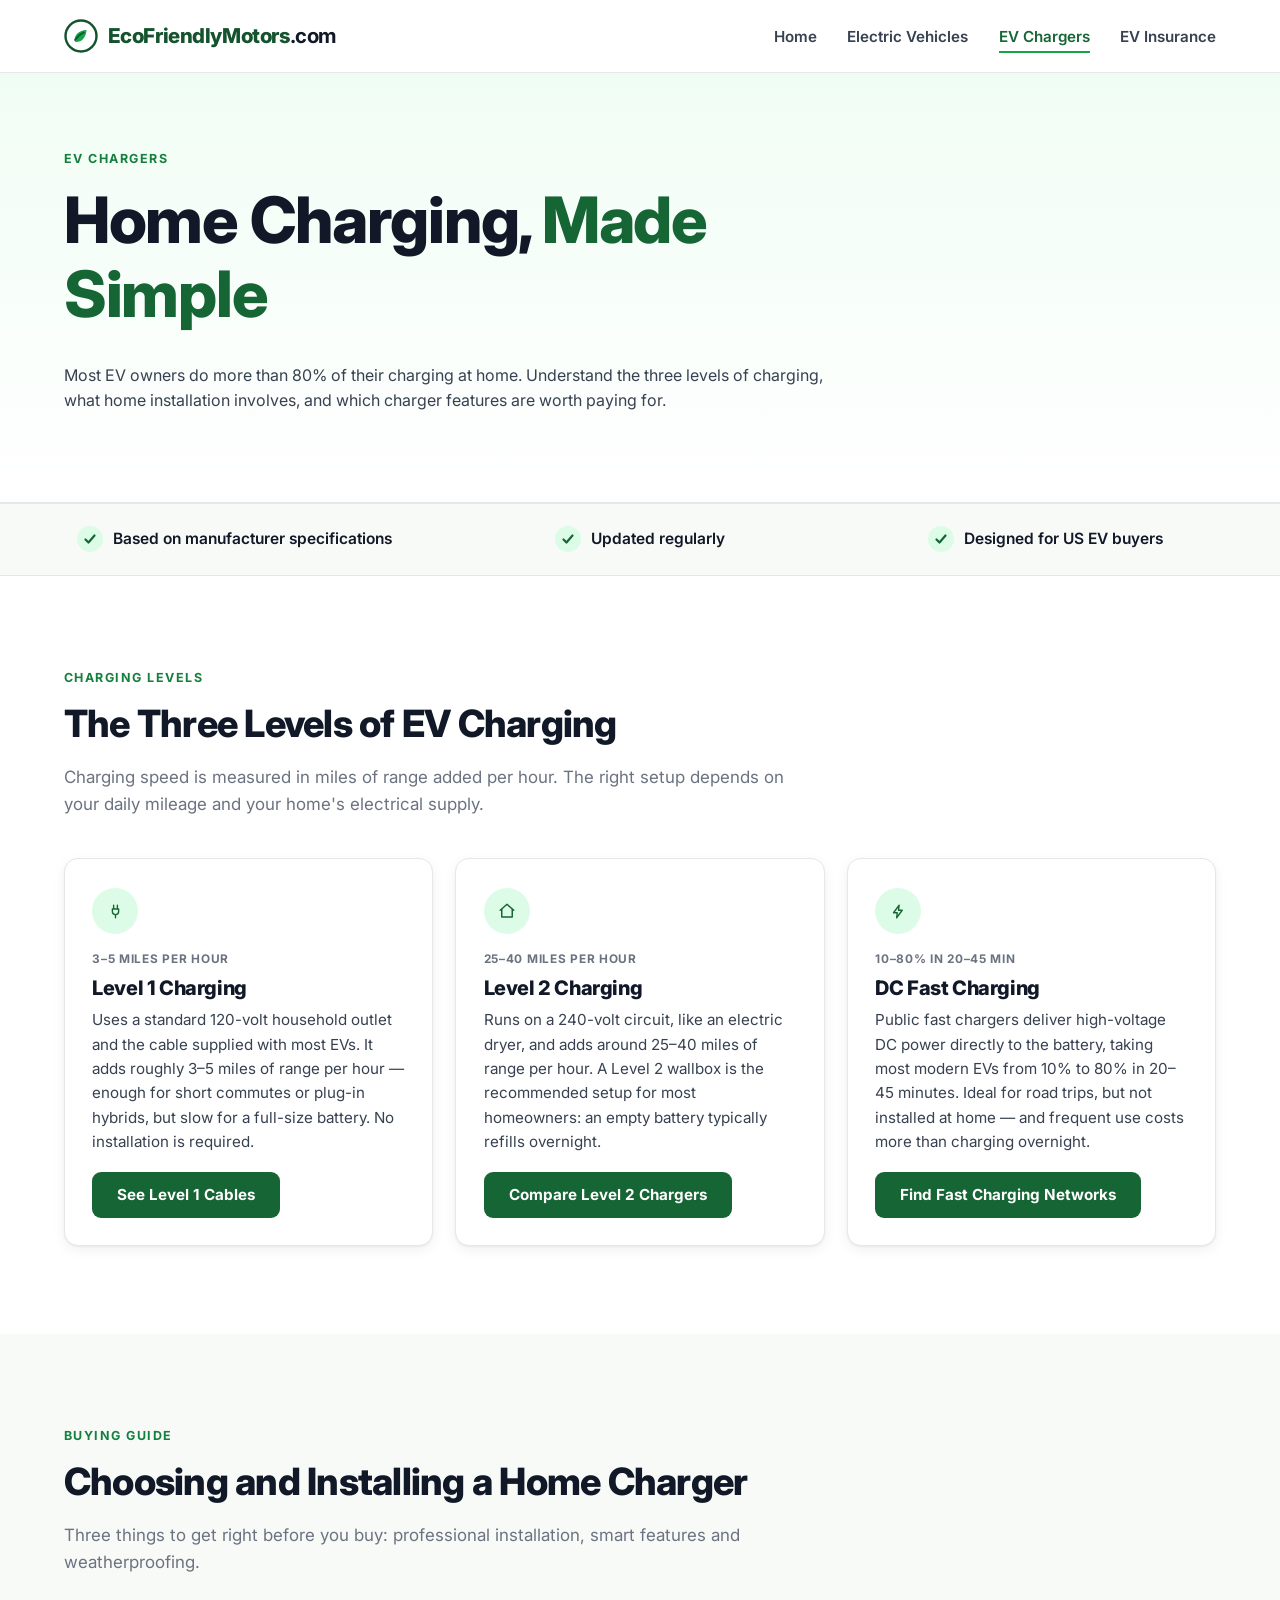
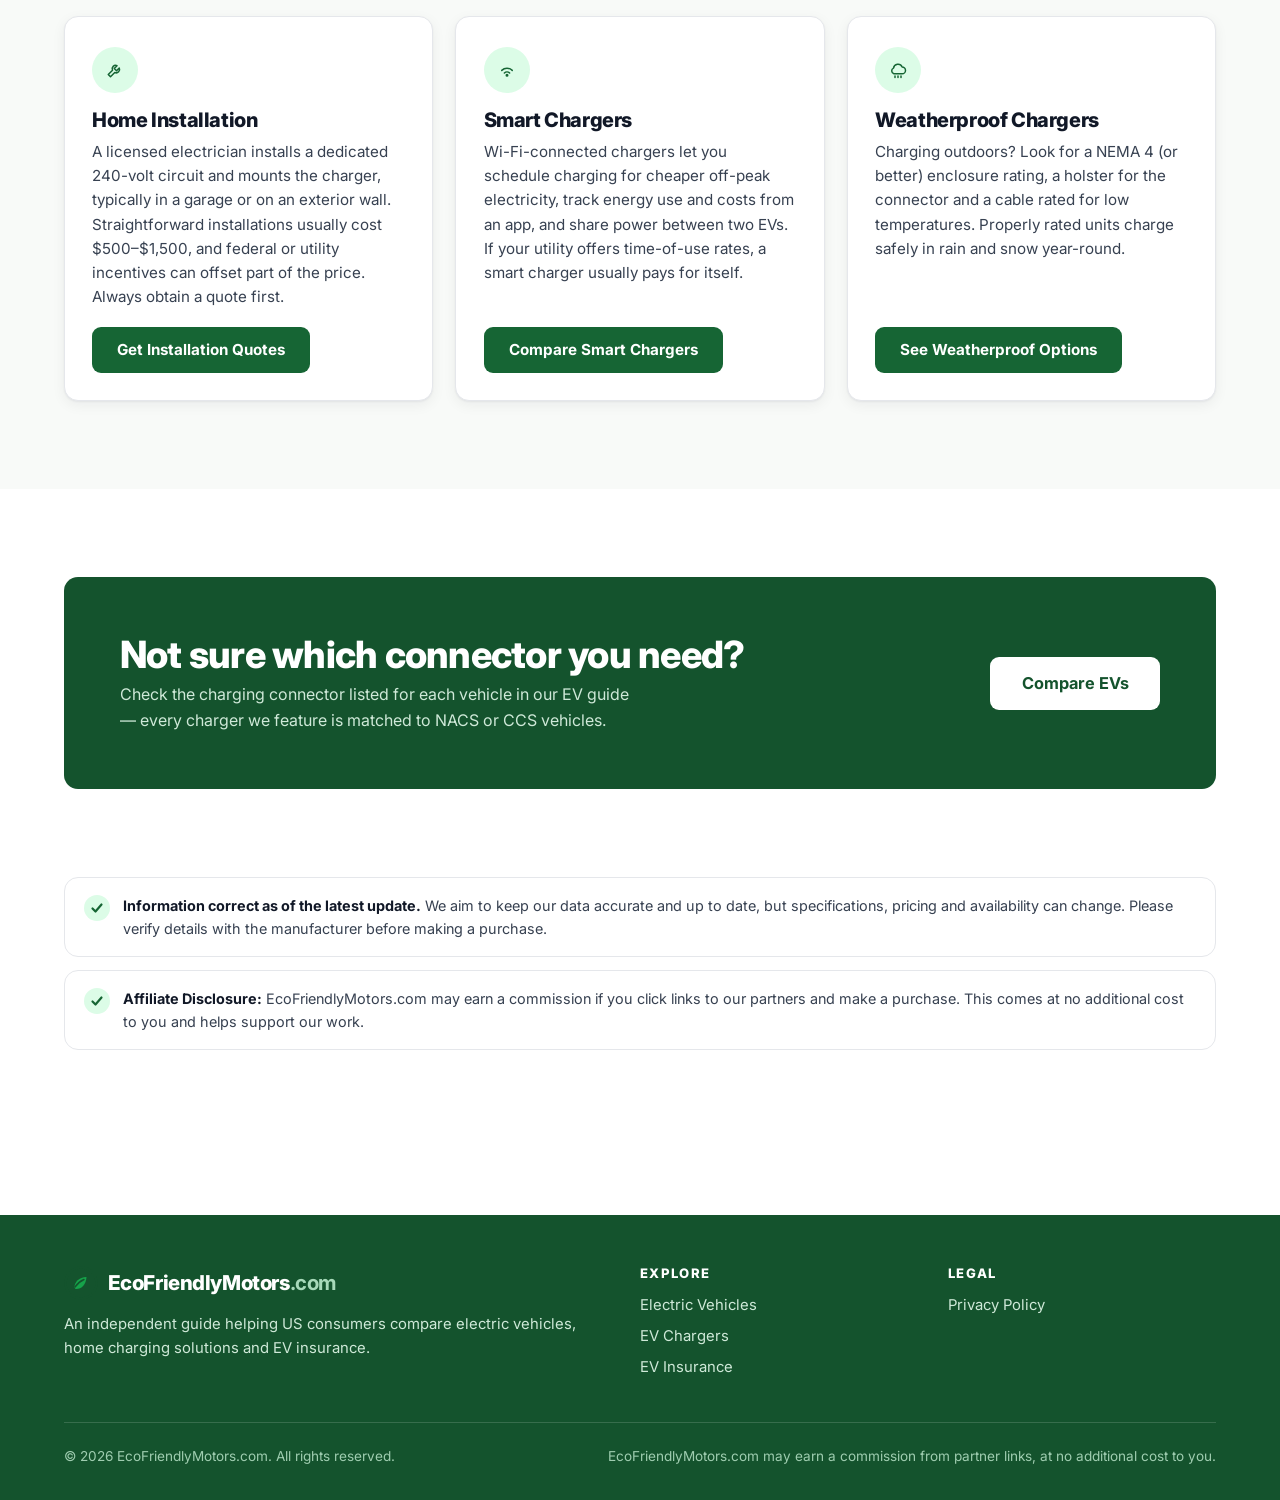
<file: chargers.html>
<!DOCTYPE html>
<html lang="en-US">
<head>
  <meta charset="UTF-8">
  <meta name="viewport" content="width=device-width, initial-scale=1.0">
  <title>EV Home Chargers Explained | EcoFriendlyMotors</title>
  <meta name="description" content="Level 1, Level 2 and DC fast charging explained, plus home installation costs, smart chargers and weatherproof options for US EV owners.">
  <link rel="canonical" href="https://ecofriendlymotors.com/chargers.html">
  <meta property="og:type" content="website">
  <meta property="og:site_name" content="EcoFriendlyMotors">
  <meta property="og:title" content="EV Home Chargers Explained | EcoFriendlyMotors">
  <meta property="og:description" content="Level 1, Level 2 and DC fast charging explained, plus home installation costs, smart chargers and weatherproof options for US EV owners.">
  <meta property="og:url" content="https://ecofriendlymotors.com/chargers.html">
  <meta property="og:image" content="https://ecofriendlymotors.com/images/hero/hero-homepage.webp">
  <meta name="twitter:card" content="summary_large_image">
  <meta name="twitter:title" content="EV Home Chargers Explained | EcoFriendlyMotors">
  <meta name="twitter:description" content="Level 1, Level 2 and DC fast charging explained, plus home installation costs, smart chargers and weatherproof options for US EV owners.">
  <meta name="twitter:image" content="https://ecofriendlymotors.com/images/hero/hero-homepage.webp">
  <link rel="icon" type="image/svg+xml" href="images/logos/favicon.svg">
  <link rel="icon" type="image/png" sizes="48x48" href="images/logos/favicon-48.png">
  <link rel="preconnect" href="https://fonts.googleapis.com">
  <link rel="preconnect" href="https://fonts.gstatic.com" crossorigin>
  <link href="https://fonts.googleapis.com/css2?family=Inter:wght@400;600;700;800&amp;display=swap" rel="stylesheet">
  <link rel="stylesheet" href="css/styles.css">
</head>
<body>
  <a class="skip-link" href="#main">Skip to main content</a>
  <header class="site-header">
    <div class="container nav-bar">
      <a class="brand" href="index.html" aria-label="EcoFriendlyMotors.com home">
        <svg width="34" height="34" viewBox="0 0 34 34" fill="none" aria-hidden="true"><circle cx="17" cy="17" r="15.5" stroke="#14532d" stroke-width="2.4"/><path d="M10.5 21.5c0-6 4.5-10 12-10.5-.5 7.5-4.5 12-10.5 12-.5 0-1-.5-1.5-1.5z" fill="#16a34a"/><path d="M11 21c2.5-3.5 5.5-6 9-7.5" stroke="#14532d" stroke-width="1.4" stroke-linecap="round"/></svg>
        <span>EcoFriendlyMotors<span class="tld">.com</span></span>
      </a>
      <nav aria-label="Main navigation">
        <button class="nav-toggle" aria-expanded="false" aria-label="Open menu">
          <svg width="22" height="22" viewBox="0 0 24 24" fill="none" stroke="currentColor" stroke-width="2.2" stroke-linecap="round"><line x1="4" y1="7" x2="20" y2="7"/><line x1="4" y1="12" x2="20" y2="12"/><line x1="4" y1="17" x2="20" y2="17"/></svg>
        </button>
        <ul class="nav-links">
        <li><a href="index.html">Home</a></li>
        <li><a href="vehicles.html">Electric Vehicles</a></li>
        <li><a href="chargers.html" aria-current="page">EV Chargers</a></li>
        <li><a href="insurance.html">EV Insurance</a></li>
        </ul>
      </nav>
    </div>
  </header>

  <main id="main">
    <section class="page-hero">
      <div class="container">
        <div class="hero-inner">
          <span class="eyebrow">EV Chargers</span>
          <h1>Home Charging, <span class="accent">Made Simple</span></h1>
          <p class="lede">Most EV owners do more than 80% of their charging at home. Understand the three levels of charging, what home installation involves, and which charger features are worth paying for.</p>
        </div>
      </div>
    </section>

    <section class="trust" aria-label="Why you can trust this guide">
      <div class="container trust-grid">
        <div class="trust-item"><span class="tick" aria-hidden="true"><svg width="14" height="14" viewBox="0 0 14 14" fill="none"><path d="M2.5 7.5l3 3 6-7" stroke="currentColor" stroke-width="2.2" stroke-linecap="round" stroke-linejoin="round"/></svg></span><span>Based on manufacturer specifications</span></div>
        <div class="trust-item"><span class="tick" aria-hidden="true"><svg width="14" height="14" viewBox="0 0 14 14" fill="none"><path d="M2.5 7.5l3 3 6-7" stroke="currentColor" stroke-width="2.2" stroke-linecap="round" stroke-linejoin="round"/></svg></span><span>Updated regularly</span></div>
        <div class="trust-item"><span class="tick" aria-hidden="true"><svg width="14" height="14" viewBox="0 0 14 14" fill="none"><path d="M2.5 7.5l3 3 6-7" stroke="currentColor" stroke-width="2.2" stroke-linecap="round" stroke-linejoin="round"/></svg></span><span>Designed for US EV buyers</span></div>
      </div>
    </section>

    <section class="section">
      <div class="container">
        <span class="eyebrow">Charging Levels</span>
        <h2>The Three Levels of EV Charging</h2>
        <p class="section-intro">Charging speed is measured in miles of range added per hour. The right setup depends on your daily mileage and your home's electrical supply.</p>
        <div class="info-grid">
        <article class="info-card">
          <span class="spec-icon" aria-hidden="true"><svg width="15" height="15" viewBox="0 0 24 24" fill="none" stroke="currentColor" stroke-width="2.2" stroke-linecap="round" stroke-linejoin="round"><path d="M9 2v6M15 2v6M7 8h10v4a5 5 0 0 1-10 0V8z"/><path d="M12 17v5"/></svg></span>
          <span class="badge-note">3–5 miles per hour</span><h3>Level 1 Charging</h3>
          <p>Uses a standard 120-volt household outlet and the cable supplied with most EVs. It adds roughly 3&ndash;5 miles of range per hour &mdash; enough for short commutes or plug-in hybrids, but slow for a full-size battery. No installation is required.</p>
          <a class="btn btn-primary" href="https://amzn.to/4gmIOTd" rel="sponsored">See Level 1 Cables</a>
        </article>
        <article class="info-card">
          <span class="spec-icon" aria-hidden="true"><svg width="18" height="18" viewBox="0 0 24 24" fill="none" stroke="currentColor" stroke-width="2" stroke-linecap="round" stroke-linejoin="round"><path d="M3 11l9-8 9 8"/><path d="M5 10v10h14V10"/></svg></span>
          <span class="badge-note">25–40 miles per hour</span><h3>Level 2 Charging</h3>
          <p>Runs on a 240-volt circuit, like an electric dryer, and adds around 25&ndash;40 miles of range per hour. A Level 2 wallbox is the recommended setup for most homeowners: an empty battery typically refills overnight.</p>
          <a class="btn btn-primary" href="https://amzn.to/4v5tKgl" rel="sponsored">Compare Level 2 Chargers</a>
        </article>
        <article class="info-card">
          <span class="spec-icon" aria-hidden="true"><svg width="15" height="15" viewBox="0 0 24 24" fill="none" stroke="currentColor" stroke-width="2.2" stroke-linecap="round" stroke-linejoin="round"><path d="M13 2L4 14h6l-1 8 9-12h-6l1-8z"/></svg></span>
          <span class="badge-note">10–80% in 20–45 min</span><h3>DC Fast Charging</h3>
          <p>Public fast chargers deliver high-voltage DC power directly to the battery, taking most modern EVs from 10% to 80% in 20&ndash;45 minutes. Ideal for road trips, but not installed at home &mdash; and frequent use costs more than charging overnight.</p>
          <a class="btn btn-primary" href="https://www.plugshare.com/">Find Fast Charging Networks</a>
        </article>
        </div>
      </div>
    </section>

    <section class="section section-soft">
      <div class="container">
        <span class="eyebrow">Buying Guide</span>
        <h2>Choosing and Installing a Home Charger</h2>
        <p class="section-intro">Three things to get right before you buy: professional installation, smart features and weatherproofing.</p>
        <div class="info-grid">
        <article class="info-card">
          <span class="spec-icon" aria-hidden="true"><svg width="18" height="18" viewBox="0 0 24 24" fill="none" stroke="currentColor" stroke-width="2" stroke-linecap="round" stroke-linejoin="round"><path d="M14.7 6.3a4.5 4.5 0 0 0-6 6L3 18l3 3 5.7-5.7a4.5 4.5 0 0 0 6-6L14 13l-3-3 3.7-3.7z"/></svg></span>
          <h3>Home Installation</h3>
          <p>A licensed electrician installs a dedicated 240-volt circuit and mounts the charger, typically in a garage or on an exterior wall. Straightforward installations usually cost $500&ndash;$1,500, and federal or utility incentives can offset part of the price. Always obtain a quote first.</p>
          <a class="btn btn-primary" href="https://qmerit.com/">Get Installation Quotes</a>
        </article>
        <article class="info-card">
          <span class="spec-icon" aria-hidden="true"><svg width="18" height="18" viewBox="0 0 24 24" fill="none" stroke="currentColor" stroke-width="2" stroke-linecap="round" stroke-linejoin="round"><path d="M5 12.5a10 10 0 0 1 14 0"/><path d="M8.5 16a5 5 0 0 1 7 0"/><circle cx="12" cy="19" r="1" fill="currentColor"/></svg></span>
          <h3>Smart Chargers</h3>
          <p>Wi-Fi-connected chargers let you schedule charging for cheaper off-peak electricity, track energy use and costs from an app, and share power between two EVs. If your utility offers time-of-use rates, a smart charger usually pays for itself.</p>
          <a class="btn btn-primary" href="https://amzn.to/4vcFn5q" rel="sponsored">Compare Smart Chargers</a>
        </article>
        <article class="info-card">
          <span class="spec-icon" aria-hidden="true"><svg width="18" height="18" viewBox="0 0 24 24" fill="none" stroke="currentColor" stroke-width="2" stroke-linecap="round" stroke-linejoin="round"><path d="M17.5 17a4.5 4.5 0 0 0 0-9 6 6 0 0 0-11.5 1.5A4 4 0 0 0 6.5 17z"/><line x1="8" y1="20" x2="8" y2="22"/><line x1="12" y1="20" x2="12" y2="22"/><line x1="16" y1="20" x2="16" y2="22"/></svg></span>
          <h3>Weatherproof Chargers</h3>
          <p>Charging outdoors? Look for a NEMA 4 (or better) enclosure rating, a holster for the connector and a cable rated for low temperatures. Properly rated units charge safely in rain and snow year-round.</p>
          <a class="btn btn-primary" href="https://amzn.to/4ggVVW3" rel="sponsored">See Weatherproof Options</a>
        </article>
        </div>
      </div>
    </section>

    <section class="section">
      <div class="container">
        <div class="cta-band">
          <div>
            <h2>Not sure which connector you need?</h2>
            <p>Check the charging connector listed for each vehicle in our EV guide &mdash; every charger we feature is matched to NACS or CCS vehicles.</p>
          </div>
          <a class="btn btn-primary btn-lg" href="vehicles.html">Compare EVs</a>
        </div>
      </div>
    </section>

    <section class="section" style="padding-top:0">
      <div class="container">
      <div class="notice-stack">
        <div class="notice"><span class="tick" aria-hidden="true"><svg width="14" height="14" viewBox="0 0 14 14" fill="none"><path d="M2.5 7.5l3 3 6-7" stroke="currentColor" stroke-width="2.2" stroke-linecap="round" stroke-linejoin="round"/></svg></span><p style="margin:0"><b>Information correct as of the latest update.</b> We aim to keep our data accurate and up to date, but specifications, pricing and availability can change. Please verify details with the manufacturer before making a purchase.</p></div>
        <div class="notice"><span class="tick" aria-hidden="true"><svg width="14" height="14" viewBox="0 0 14 14" fill="none"><path d="M2.5 7.5l3 3 6-7" stroke="currentColor" stroke-width="2.2" stroke-linecap="round" stroke-linejoin="round"/></svg></span><p style="margin:0"><b>Affiliate Disclosure:</b> EcoFriendlyMotors.com may earn a commission if you click links to our partners and make a purchase. This comes at no additional cost to you and helps support our work.</p></div>
      </div>
      </div>
    </section>
  </main>

  <footer class="site-footer">
    <div class="container">
      <div class="footer-grid">
        <div>
          <a class="brand" href="index.html">
            <svg width="34" height="34" viewBox="0 0 34 34" fill="none" aria-hidden="true"><circle cx="17" cy="17" r="15.5" stroke="#14532d" stroke-width="2.4"/><path d="M10.5 21.5c0-6 4.5-10 12-10.5-.5 7.5-4.5 12-10.5 12-.5 0-1-.5-1.5-1.5z" fill="#16a34a"/><path d="M11 21c2.5-3.5 5.5-6 9-7.5" stroke="#14532d" stroke-width="1.4" stroke-linecap="round"/></svg>
            <span>EcoFriendlyMotors<span class="tld">.com</span></span>
          </a>
          <p>An independent guide helping US consumers compare electric vehicles, home charging solutions and EV insurance.</p>
        </div>
        <div>
          <h4>Explore</h4>
          <ul>
            <li><a href="vehicles.html">Electric Vehicles</a></li>
            <li><a href="chargers.html">EV Chargers</a></li>
            <li><a href="insurance.html">EV Insurance</a></li>
          </ul>
        </div>
        <div>
          <h4>Legal</h4>
          <ul>
            <li><a href="privacy.html">Privacy Policy</a></li>
          </ul>
        </div>
      </div>
      <div class="footer-bottom">
        <span>&copy; 2026 EcoFriendlyMotors.com. All rights reserved.</span>
        <span>EcoFriendlyMotors.com may earn a commission from partner links, at no additional cost to you.</span>
      </div>
    </div>
  </footer>

  <script src="js/main.js"></script>
</body>
</html>
</file>
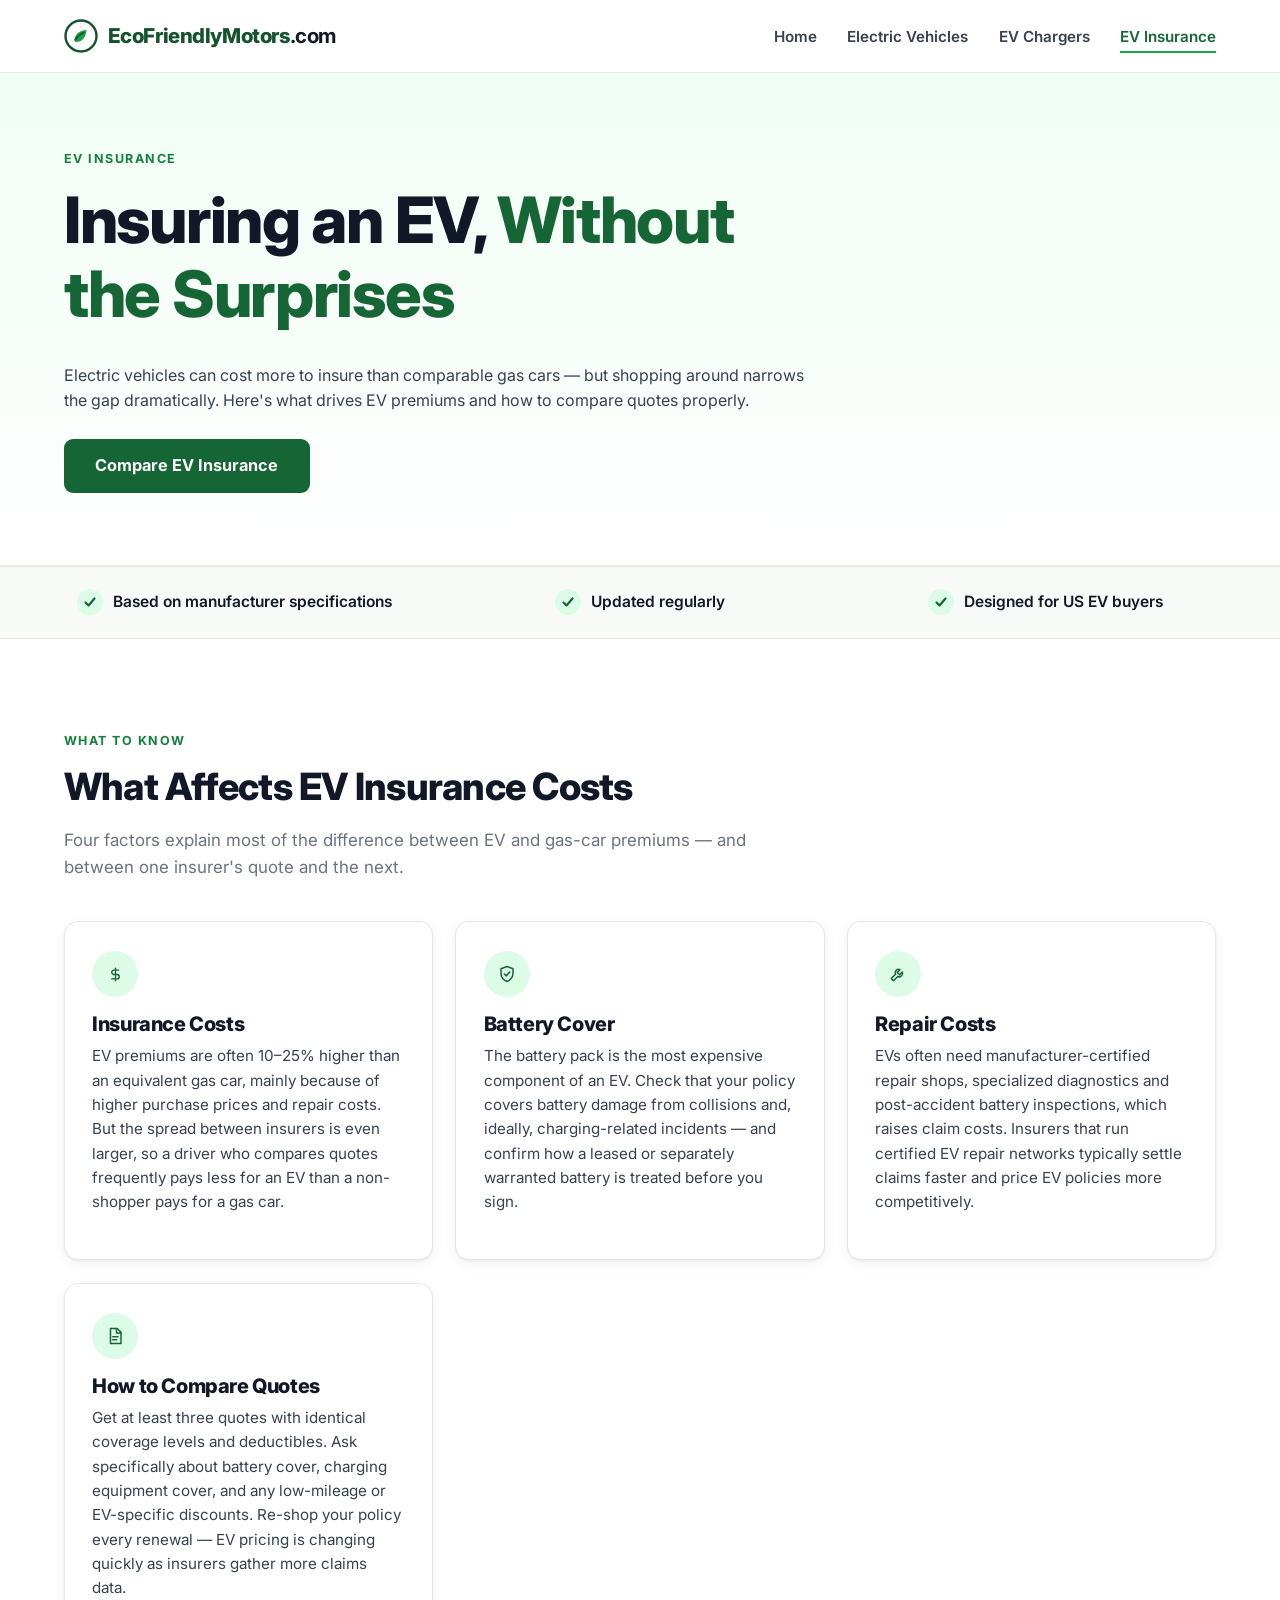
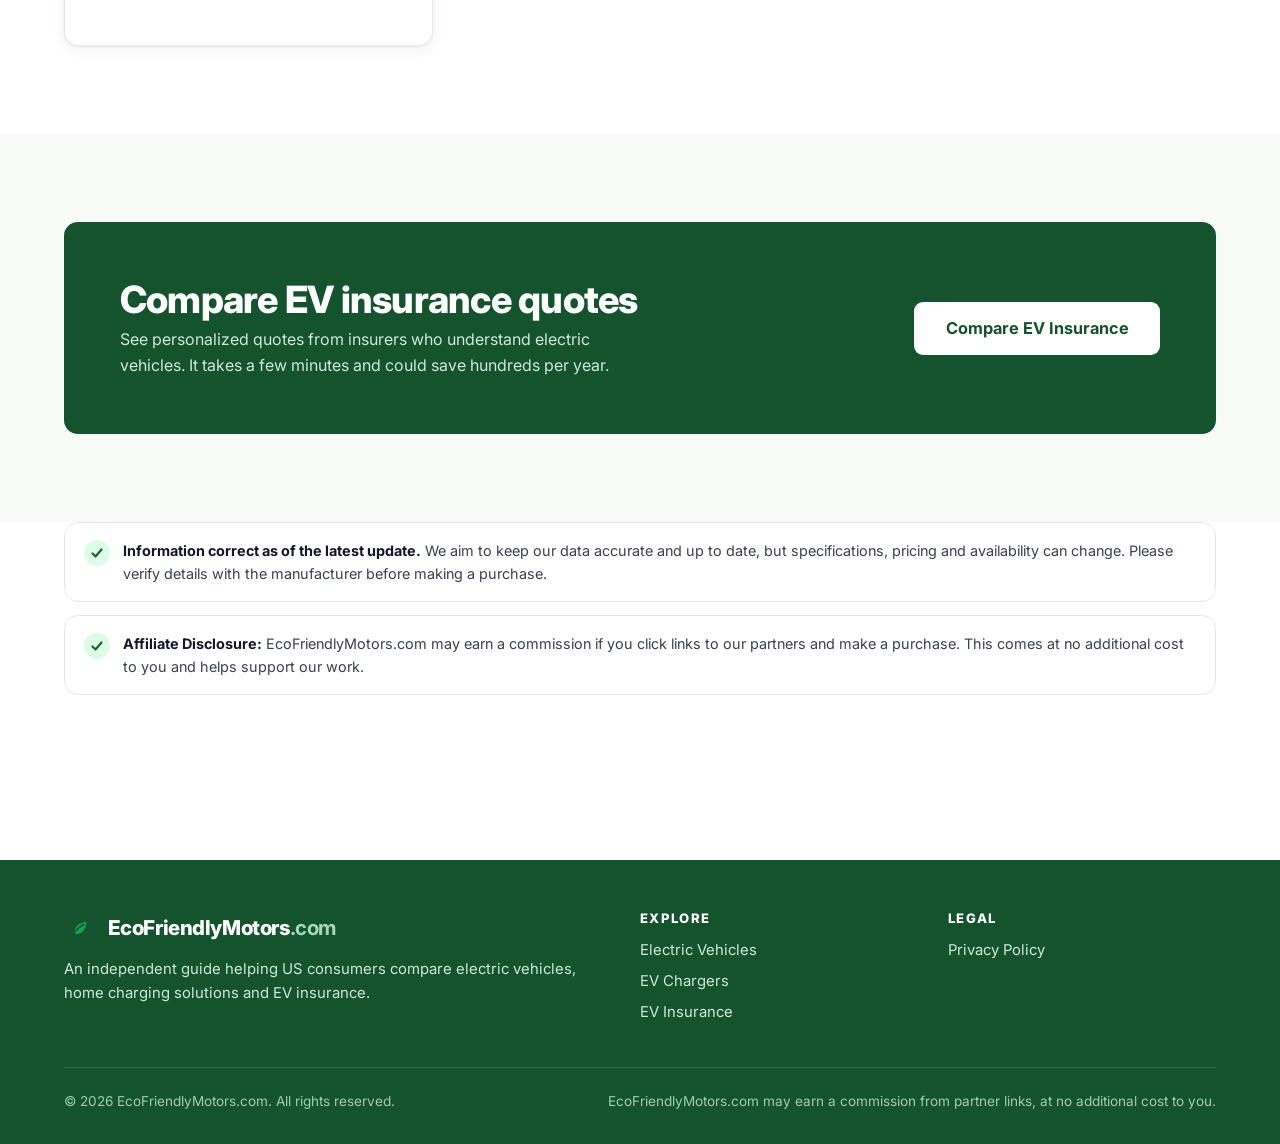
<file: insurance.html>
<!DOCTYPE html>
<html lang="en-US">
<head>
  <meta charset="UTF-8">
  <meta name="viewport" content="width=device-width, initial-scale=1.0">
  <title>EV Insurance Explained | EcoFriendlyMotors</title>
  <meta name="description" content="Understand EV insurance costs, battery cover and repair costs, and learn how to compare EV insurance quotes and save.">
  <link rel="canonical" href="https://ecofriendlymotors.com/insurance.html">
  <meta property="og:type" content="website">
  <meta property="og:site_name" content="EcoFriendlyMotors">
  <meta property="og:title" content="EV Insurance Explained | EcoFriendlyMotors">
  <meta property="og:description" content="Understand EV insurance costs, battery cover and repair costs, and learn how to compare EV insurance quotes and save.">
  <meta property="og:url" content="https://ecofriendlymotors.com/insurance.html">
  <meta property="og:image" content="https://ecofriendlymotors.com/images/hero/hero-homepage.webp">
  <meta name="twitter:card" content="summary_large_image">
  <meta name="twitter:title" content="EV Insurance Explained | EcoFriendlyMotors">
  <meta name="twitter:description" content="Understand EV insurance costs, battery cover and repair costs, and learn how to compare EV insurance quotes and save.">
  <meta name="twitter:image" content="https://ecofriendlymotors.com/images/hero/hero-homepage.webp">
  <link rel="icon" type="image/svg+xml" href="images/logos/favicon.svg">
  <link rel="icon" type="image/png" sizes="48x48" href="images/logos/favicon-48.png">
  <link rel="preconnect" href="https://fonts.googleapis.com">
  <link rel="preconnect" href="https://fonts.gstatic.com" crossorigin>
  <link href="https://fonts.googleapis.com/css2?family=Inter:wght@400;600;700;800&amp;display=swap" rel="stylesheet">
  <link rel="stylesheet" href="css/styles.css">
</head>
<body>
  <a class="skip-link" href="#main">Skip to main content</a>
  <header class="site-header">
    <div class="container nav-bar">
      <a class="brand" href="index.html" aria-label="EcoFriendlyMotors.com home">
        <svg width="34" height="34" viewBox="0 0 34 34" fill="none" aria-hidden="true"><circle cx="17" cy="17" r="15.5" stroke="#14532d" stroke-width="2.4"/><path d="M10.5 21.5c0-6 4.5-10 12-10.5-.5 7.5-4.5 12-10.5 12-.5 0-1-.5-1.5-1.5z" fill="#16a34a"/><path d="M11 21c2.5-3.5 5.5-6 9-7.5" stroke="#14532d" stroke-width="1.4" stroke-linecap="round"/></svg>
        <span>EcoFriendlyMotors<span class="tld">.com</span></span>
      </a>
      <nav aria-label="Main navigation">
        <button class="nav-toggle" aria-expanded="false" aria-label="Open menu">
          <svg width="22" height="22" viewBox="0 0 24 24" fill="none" stroke="currentColor" stroke-width="2.2" stroke-linecap="round"><line x1="4" y1="7" x2="20" y2="7"/><line x1="4" y1="12" x2="20" y2="12"/><line x1="4" y1="17" x2="20" y2="17"/></svg>
        </button>
        <ul class="nav-links">
        <li><a href="index.html">Home</a></li>
        <li><a href="vehicles.html">Electric Vehicles</a></li>
        <li><a href="chargers.html">EV Chargers</a></li>
        <li><a href="insurance.html" aria-current="page">EV Insurance</a></li>
        </ul>
      </nav>
    </div>
  </header>

  <main id="main">
    <section class="page-hero">
      <div class="container">
        <div class="hero-inner">
          <span class="eyebrow">EV Insurance</span>
          <h1>Insuring an EV, <span class="accent">Without the Surprises</span></h1>
          <p class="lede">Electric vehicles can cost more to insure than comparable gas cars &mdash; but shopping around narrows the gap dramatically. Here's what drives EV premiums and how to compare quotes properly.</p>
          <div class="hero-actions" style="margin-top:1.6rem">
            <a class="btn btn-primary btn-lg" href="https://insurify.com/">Compare EV Insurance</a>
          </div>
        </div>
      </div>
    </section>

    <section class="trust" aria-label="Why you can trust this guide">
      <div class="container trust-grid">
        <div class="trust-item"><span class="tick" aria-hidden="true"><svg width="14" height="14" viewBox="0 0 14 14" fill="none"><path d="M2.5 7.5l3 3 6-7" stroke="currentColor" stroke-width="2.2" stroke-linecap="round" stroke-linejoin="round"/></svg></span><span>Based on manufacturer specifications</span></div>
        <div class="trust-item"><span class="tick" aria-hidden="true"><svg width="14" height="14" viewBox="0 0 14 14" fill="none"><path d="M2.5 7.5l3 3 6-7" stroke="currentColor" stroke-width="2.2" stroke-linecap="round" stroke-linejoin="round"/></svg></span><span>Updated regularly</span></div>
        <div class="trust-item"><span class="tick" aria-hidden="true"><svg width="14" height="14" viewBox="0 0 14 14" fill="none"><path d="M2.5 7.5l3 3 6-7" stroke="currentColor" stroke-width="2.2" stroke-linecap="round" stroke-linejoin="round"/></svg></span><span>Designed for US EV buyers</span></div>
      </div>
    </section>

    <section class="section">
      <div class="container">
        <span class="eyebrow">What to Know</span>
        <h2>What Affects EV Insurance Costs</h2>
        <p class="section-intro">Four factors explain most of the difference between EV and gas-car premiums &mdash; and between one insurer's quote and the next.</p>
        <div class="info-grid">
        <article class="info-card">
          <span class="spec-icon" aria-hidden="true"><svg width="15" height="15" viewBox="0 0 24 24" fill="none" stroke="currentColor" stroke-width="2.2" stroke-linecap="round" stroke-linejoin="round"><line x1="12" y1="2" x2="12" y2="22"/><path d="M17 5H9.5a3.5 3.5 0 0 0 0 7h5a3.5 3.5 0 0 1 0 7H6"/></svg></span>
          <h3>Insurance Costs</h3>
          <p>EV premiums are often 10&ndash;25% higher than an equivalent gas car, mainly because of higher purchase prices and repair costs. But the spread between insurers is even larger, so a driver who compares quotes frequently pays less for an EV than a non-shopper pays for a gas car.</p>
          
        </article>
        <article class="info-card">
          <span class="spec-icon" aria-hidden="true"><svg width="18" height="18" viewBox="0 0 24 24" fill="none" stroke="currentColor" stroke-width="2" stroke-linecap="round" stroke-linejoin="round"><path d="M12 2l8 3v6c0 5-3.5 9-8 11-4.5-2-8-6-8-11V5l8-3z"/><path d="M8.5 12l2.5 2.5 4.5-5"/></svg></span>
          <h3>Battery Cover</h3>
          <p>The battery pack is the most expensive component of an EV. Check that your policy covers battery damage from collisions and, ideally, charging-related incidents &mdash; and confirm how a leased or separately warranted battery is treated before you sign.</p>
          
        </article>
        <article class="info-card">
          <span class="spec-icon" aria-hidden="true"><svg width="18" height="18" viewBox="0 0 24 24" fill="none" stroke="currentColor" stroke-width="2" stroke-linecap="round" stroke-linejoin="round"><path d="M14.7 6.3a4.5 4.5 0 0 0-6 6L3 18l3 3 5.7-5.7a4.5 4.5 0 0 0 6-6L14 13l-3-3 3.7-3.7z"/></svg></span>
          <h3>Repair Costs</h3>
          <p>EVs often need manufacturer-certified repair shops, specialized diagnostics and post-accident battery inspections, which raises claim costs. Insurers that run certified EV repair networks typically settle claims faster and price EV policies more competitively.</p>
          
        </article>
        <article class="info-card">
          <span class="spec-icon" aria-hidden="true"><svg width="18" height="18" viewBox="0 0 24 24" fill="none" stroke="currentColor" stroke-width="2" stroke-linecap="round" stroke-linejoin="round"><path d="M6 2h9l5 5v15H6z"/><path d="M14 2v6h6"/><line x1="9" y1="13" x2="16" y2="13"/><line x1="9" y1="17" x2="14" y2="17"/></svg></span>
          <h3>How to Compare Quotes</h3>
          <p>Get at least three quotes with identical coverage levels and deductibles. Ask specifically about battery cover, charging equipment cover, and any low-mileage or EV-specific discounts. Re-shop your policy every renewal &mdash; EV pricing is changing quickly as insurers gather more claims data.</p>
          
        </article>
        </div>
      </div>
    </section>

    <section class="section section-soft">
      <div class="container">
        <div class="cta-band">
          <div>
            <h2>Compare EV insurance quotes</h2>
            <p>See personalized quotes from insurers who understand electric vehicles. It takes a few minutes and could save hundreds per year.</p>
          </div>
          <a class="btn btn-primary btn-lg" href="https://insurify.com/">Compare EV Insurance</a>
        </div>
      </div>
    </section>

    <section class="section" style="padding-top:0">
      <div class="container">
      <div class="notice-stack">
        <div class="notice"><span class="tick" aria-hidden="true"><svg width="14" height="14" viewBox="0 0 14 14" fill="none"><path d="M2.5 7.5l3 3 6-7" stroke="currentColor" stroke-width="2.2" stroke-linecap="round" stroke-linejoin="round"/></svg></span><p style="margin:0"><b>Information correct as of the latest update.</b> We aim to keep our data accurate and up to date, but specifications, pricing and availability can change. Please verify details with the manufacturer before making a purchase.</p></div>
        <div class="notice"><span class="tick" aria-hidden="true"><svg width="14" height="14" viewBox="0 0 14 14" fill="none"><path d="M2.5 7.5l3 3 6-7" stroke="currentColor" stroke-width="2.2" stroke-linecap="round" stroke-linejoin="round"/></svg></span><p style="margin:0"><b>Affiliate Disclosure:</b> EcoFriendlyMotors.com may earn a commission if you click links to our partners and make a purchase. This comes at no additional cost to you and helps support our work.</p></div>
      </div>
      </div>
    </section>
  </main>

  <footer class="site-footer">
    <div class="container">
      <div class="footer-grid">
        <div>
          <a class="brand" href="index.html">
            <svg width="34" height="34" viewBox="0 0 34 34" fill="none" aria-hidden="true"><circle cx="17" cy="17" r="15.5" stroke="#14532d" stroke-width="2.4"/><path d="M10.5 21.5c0-6 4.5-10 12-10.5-.5 7.5-4.5 12-10.5 12-.5 0-1-.5-1.5-1.5z" fill="#16a34a"/><path d="M11 21c2.5-3.5 5.5-6 9-7.5" stroke="#14532d" stroke-width="1.4" stroke-linecap="round"/></svg>
            <span>EcoFriendlyMotors<span class="tld">.com</span></span>
          </a>
          <p>An independent guide helping US consumers compare electric vehicles, home charging solutions and EV insurance.</p>
        </div>
        <div>
          <h4>Explore</h4>
          <ul>
            <li><a href="vehicles.html">Electric Vehicles</a></li>
            <li><a href="chargers.html">EV Chargers</a></li>
            <li><a href="insurance.html">EV Insurance</a></li>
          </ul>
        </div>
        <div>
          <h4>Legal</h4>
          <ul>
            <li><a href="privacy.html">Privacy Policy</a></li>
          </ul>
        </div>
      </div>
      <div class="footer-bottom">
        <span>&copy; 2026 EcoFriendlyMotors.com. All rights reserved.</span>
        <span>EcoFriendlyMotors.com may earn a commission from partner links, at no additional cost to you.</span>
      </div>
    </div>
  </footer>

  <script src="js/main.js"></script>
</body>
</html>
</file>
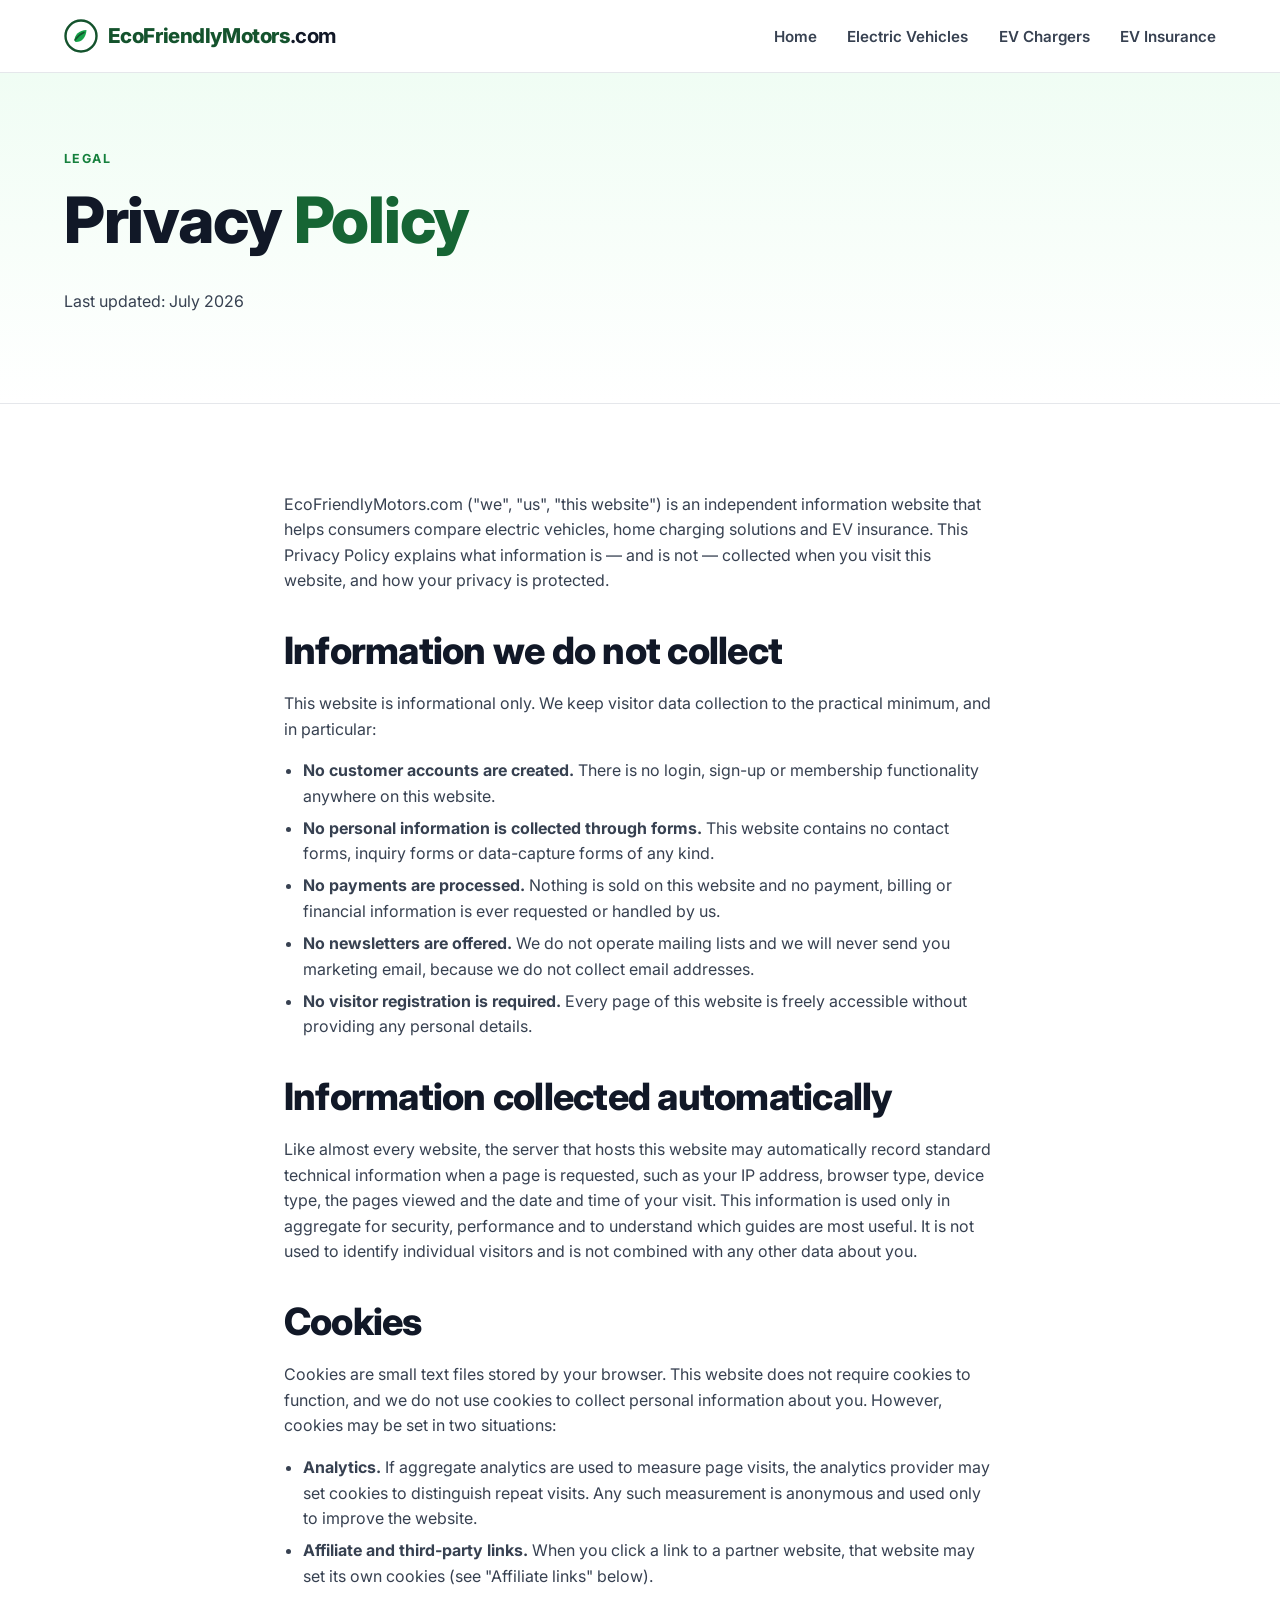
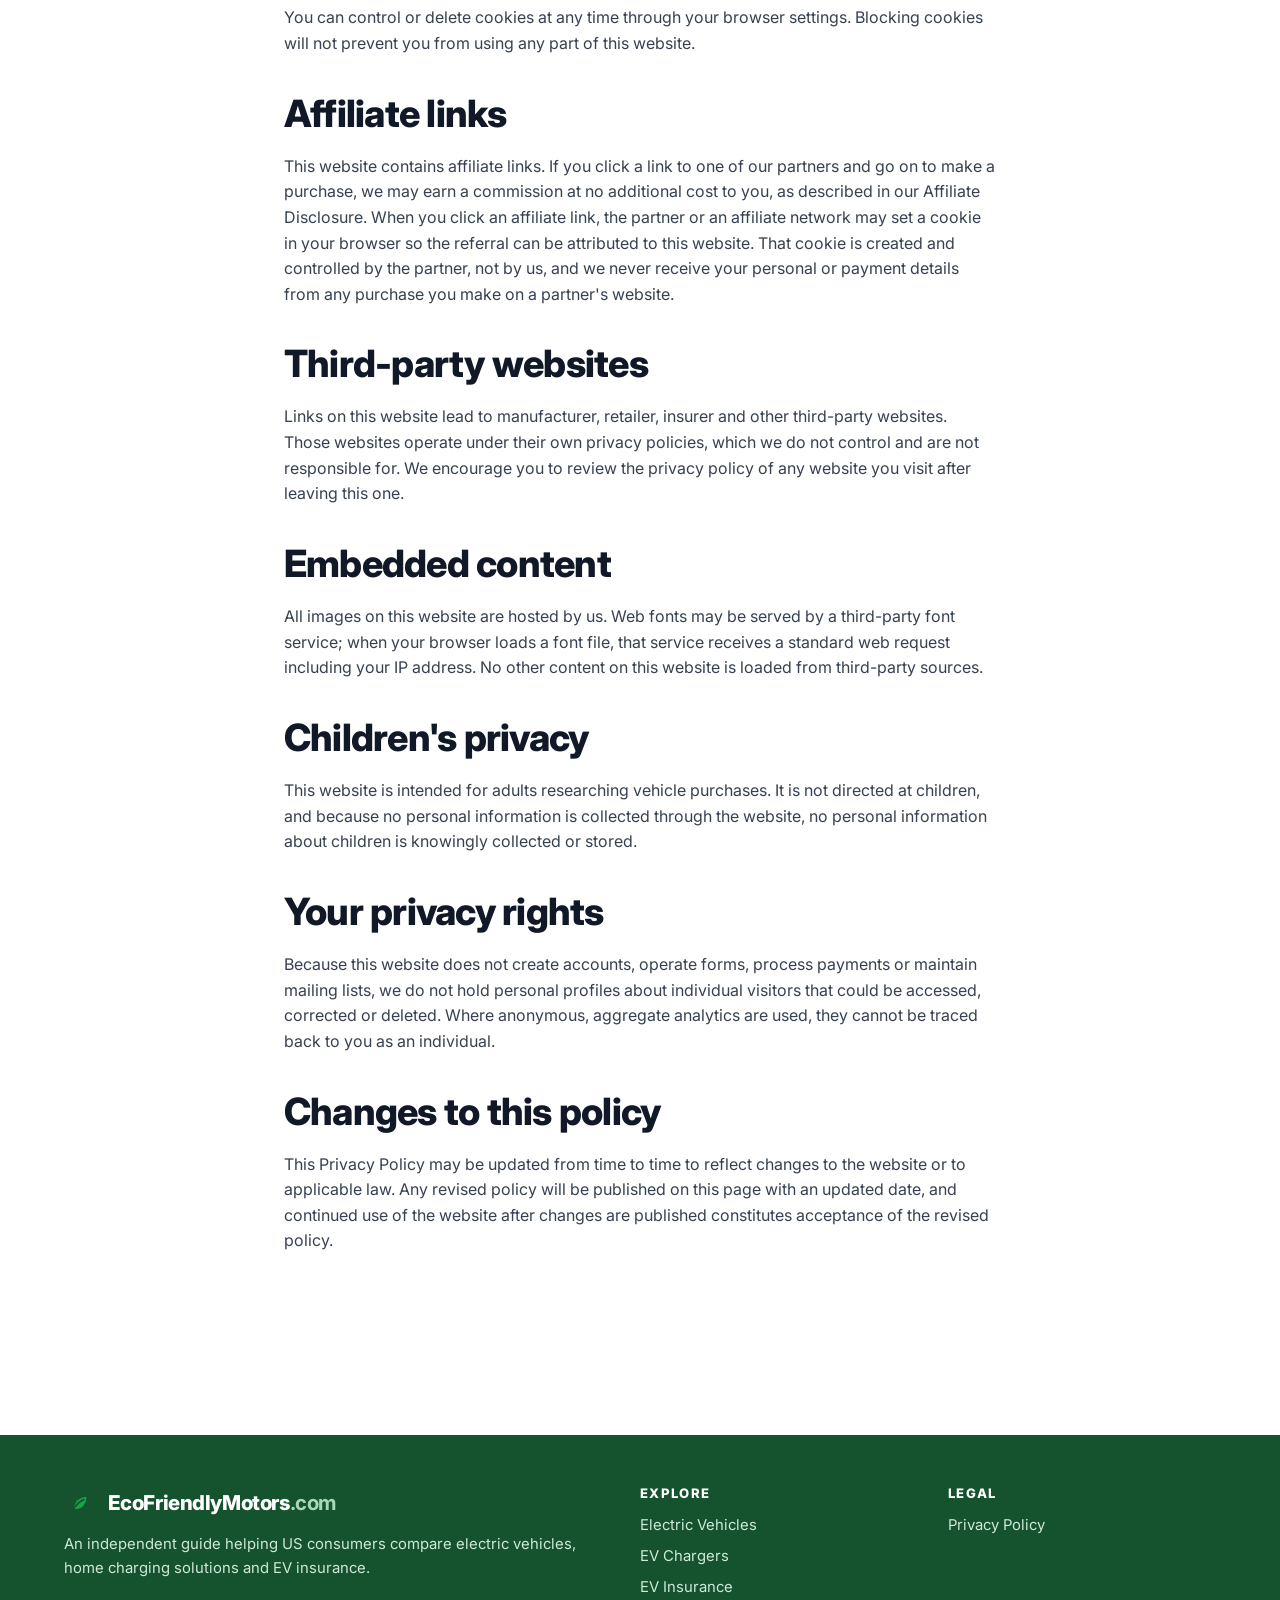
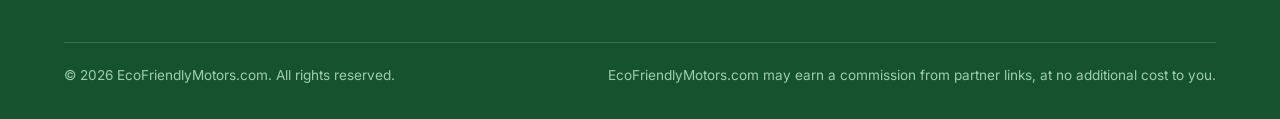
<file: privacy.html>
<!DOCTYPE html>
<html lang="en-US">
<head>
  <meta charset="UTF-8">
  <meta name="viewport" content="width=device-width, initial-scale=1.0">
  <title>Privacy Policy | EcoFriendlyMotors</title>
  <meta name="description" content="The EcoFriendlyMotors.com privacy policy: no accounts, forms, payments, newsletters or registration - plus how cookies and affiliate links work.">
  <link rel="canonical" href="https://ecofriendlymotors.com/privacy.html">
  <meta property="og:type" content="website">
  <meta property="og:site_name" content="EcoFriendlyMotors">
  <meta property="og:title" content="Privacy Policy | EcoFriendlyMotors">
  <meta property="og:description" content="The EcoFriendlyMotors.com privacy policy: no accounts, forms, payments, newsletters or registration - plus how cookies and affiliate links work.">
  <meta property="og:url" content="https://ecofriendlymotors.com/privacy.html">
  <meta property="og:image" content="https://ecofriendlymotors.com/images/hero/hero-homepage.webp">
  <meta name="twitter:card" content="summary_large_image">
  <meta name="twitter:title" content="Privacy Policy | EcoFriendlyMotors">
  <meta name="twitter:description" content="The EcoFriendlyMotors.com privacy policy: no accounts, forms, payments, newsletters or registration - plus how cookies and affiliate links work.">
  <meta name="twitter:image" content="https://ecofriendlymotors.com/images/hero/hero-homepage.webp">
  <link rel="icon" type="image/svg+xml" href="images/logos/favicon.svg">
  <link rel="icon" type="image/png" sizes="48x48" href="images/logos/favicon-48.png">
  <link rel="preconnect" href="https://fonts.googleapis.com">
  <link rel="preconnect" href="https://fonts.gstatic.com" crossorigin>
  <link href="https://fonts.googleapis.com/css2?family=Inter:wght@400;600;700;800&amp;display=swap" rel="stylesheet">
  <link rel="stylesheet" href="css/styles.css">
</head>
<body>
  <a class="skip-link" href="#main">Skip to main content</a>
  <header class="site-header">
    <div class="container nav-bar">
      <a class="brand" href="index.html" aria-label="EcoFriendlyMotors.com home">
        <svg width="34" height="34" viewBox="0 0 34 34" fill="none" aria-hidden="true"><circle cx="17" cy="17" r="15.5" stroke="#14532d" stroke-width="2.4"/><path d="M10.5 21.5c0-6 4.5-10 12-10.5-.5 7.5-4.5 12-10.5 12-.5 0-1-.5-1.5-1.5z" fill="#16a34a"/><path d="M11 21c2.5-3.5 5.5-6 9-7.5" stroke="#14532d" stroke-width="1.4" stroke-linecap="round"/></svg>
        <span>EcoFriendlyMotors<span class="tld">.com</span></span>
      </a>
      <nav aria-label="Main navigation">
        <button class="nav-toggle" aria-expanded="false" aria-label="Open menu">
          <svg width="22" height="22" viewBox="0 0 24 24" fill="none" stroke="currentColor" stroke-width="2.2" stroke-linecap="round"><line x1="4" y1="7" x2="20" y2="7"/><line x1="4" y1="12" x2="20" y2="12"/><line x1="4" y1="17" x2="20" y2="17"/></svg>
        </button>
        <ul class="nav-links">
        <li><a href="index.html">Home</a></li>
        <li><a href="vehicles.html">Electric Vehicles</a></li>
        <li><a href="chargers.html">EV Chargers</a></li>
        <li><a href="insurance.html">EV Insurance</a></li>
        </ul>
      </nav>
    </div>
  </header>

  <main id="main">
    <section class="page-hero">
      <div class="container">
        <div class="hero-inner">
          <span class="eyebrow">Legal</span>
          <h1>Privacy <span class="accent">Policy</span></h1>
          <p class="lede">Last updated: July 2026</p>
        </div>
      </div>
    </section>

    <section class="section">
      <div class="container prose">
        <p>EcoFriendlyMotors.com ("we", "us", "this website") is an independent information website that helps consumers compare electric vehicles, home charging solutions and EV insurance. This Privacy Policy explains what information is &mdash; and is not &mdash; collected when you visit this website, and how your privacy is protected.</p>

        <h2>Information we do not collect</h2>
        <p>This website is informational only. We keep visitor data collection to the practical minimum, and in particular:</p>
        <ul>
          <li><b>No customer accounts are created.</b> There is no login, sign-up or membership functionality anywhere on this website.</li>
          <li><b>No personal information is collected through forms.</b> This website contains no contact forms, inquiry forms or data-capture forms of any kind.</li>
          <li><b>No payments are processed.</b> Nothing is sold on this website and no payment, billing or financial information is ever requested or handled by us.</li>
          <li><b>No newsletters are offered.</b> We do not operate mailing lists and we will never send you marketing email, because we do not collect email addresses.</li>
          <li><b>No visitor registration is required.</b> Every page of this website is freely accessible without providing any personal details.</li>
        </ul>

        <h2>Information collected automatically</h2>
        <p>Like almost every website, the server that hosts this website may automatically record standard technical information when a page is requested, such as your IP address, browser type, device type, the pages viewed and the date and time of your visit. This information is used only in aggregate for security, performance and to understand which guides are most useful. It is not used to identify individual visitors and is not combined with any other data about you.</p>

        <h2>Cookies</h2>
        <p>Cookies are small text files stored by your browser. This website does not require cookies to function, and we do not use cookies to collect personal information about you. However, cookies may be set in two situations:</p>
        <ul>
          <li><b>Analytics.</b> If aggregate analytics are used to measure page visits, the analytics provider may set cookies to distinguish repeat visits. Any such measurement is anonymous and used only to improve the website.</li>
          <li><b>Affiliate and third-party links.</b> When you click a link to a partner website, that website may set its own cookies (see "Affiliate links" below).</li>
        </ul>
        <p>You can control or delete cookies at any time through your browser settings. Blocking cookies will not prevent you from using any part of this website.</p>

        <h2>Affiliate links</h2>
        <p>This website contains affiliate links. If you click a link to one of our partners and go on to make a purchase, we may earn a commission at no additional cost to you, as described in our Affiliate Disclosure. When you click an affiliate link, the partner or an affiliate network may set a cookie in your browser so the referral can be attributed to this website. That cookie is created and controlled by the partner, not by us, and we never receive your personal or payment details from any purchase you make on a partner's website.</p>

        <h2>Third-party websites</h2>
        <p>Links on this website lead to manufacturer, retailer, insurer and other third-party websites. Those websites operate under their own privacy policies, which we do not control and are not responsible for. We encourage you to review the privacy policy of any website you visit after leaving this one.</p>

        <h2>Embedded content</h2>
        <p>All images on this website are hosted by us. Web fonts may be served by a third-party font service; when your browser loads a font file, that service receives a standard web request including your IP address. No other content on this website is loaded from third-party sources.</p>

        <h2>Children's privacy</h2>
        <p>This website is intended for adults researching vehicle purchases. It is not directed at children, and because no personal information is collected through the website, no personal information about children is knowingly collected or stored.</p>

        <h2>Your privacy rights</h2>
        <p>Because this website does not create accounts, operate forms, process payments or maintain mailing lists, we do not hold personal profiles about individual visitors that could be accessed, corrected or deleted. Where anonymous, aggregate analytics are used, they cannot be traced back to you as an individual.</p>

        <h2>Changes to this policy</h2>
        <p>This Privacy Policy may be updated from time to time to reflect changes to the website or to applicable law. Any revised policy will be published on this page with an updated date, and continued use of the website after changes are published constitutes acceptance of the revised policy.</p>
      </div>
    </section>
  </main>

  <footer class="site-footer">
    <div class="container">
      <div class="footer-grid">
        <div>
          <a class="brand" href="index.html">
            <svg width="34" height="34" viewBox="0 0 34 34" fill="none" aria-hidden="true"><circle cx="17" cy="17" r="15.5" stroke="#14532d" stroke-width="2.4"/><path d="M10.5 21.5c0-6 4.5-10 12-10.5-.5 7.5-4.5 12-10.5 12-.5 0-1-.5-1.5-1.5z" fill="#16a34a"/><path d="M11 21c2.5-3.5 5.5-6 9-7.5" stroke="#14532d" stroke-width="1.4" stroke-linecap="round"/></svg>
            <span>EcoFriendlyMotors<span class="tld">.com</span></span>
          </a>
          <p>An independent guide helping US consumers compare electric vehicles, home charging solutions and EV insurance.</p>
        </div>
        <div>
          <h4>Explore</h4>
          <ul>
            <li><a href="vehicles.html">Electric Vehicles</a></li>
            <li><a href="chargers.html">EV Chargers</a></li>
            <li><a href="insurance.html">EV Insurance</a></li>
          </ul>
        </div>
        <div>
          <h4>Legal</h4>
          <ul>
            <li><a href="privacy.html">Privacy Policy</a></li>
          </ul>
        </div>
      </div>
      <div class="footer-bottom">
        <span>&copy; 2026 EcoFriendlyMotors.com. All rights reserved.</span>
        <span>EcoFriendlyMotors.com may earn a commission from partner links, at no additional cost to you.</span>
      </div>
    </div>
  </footer>

  <script src="js/main.js"></script>
</body>
</html>
</file>
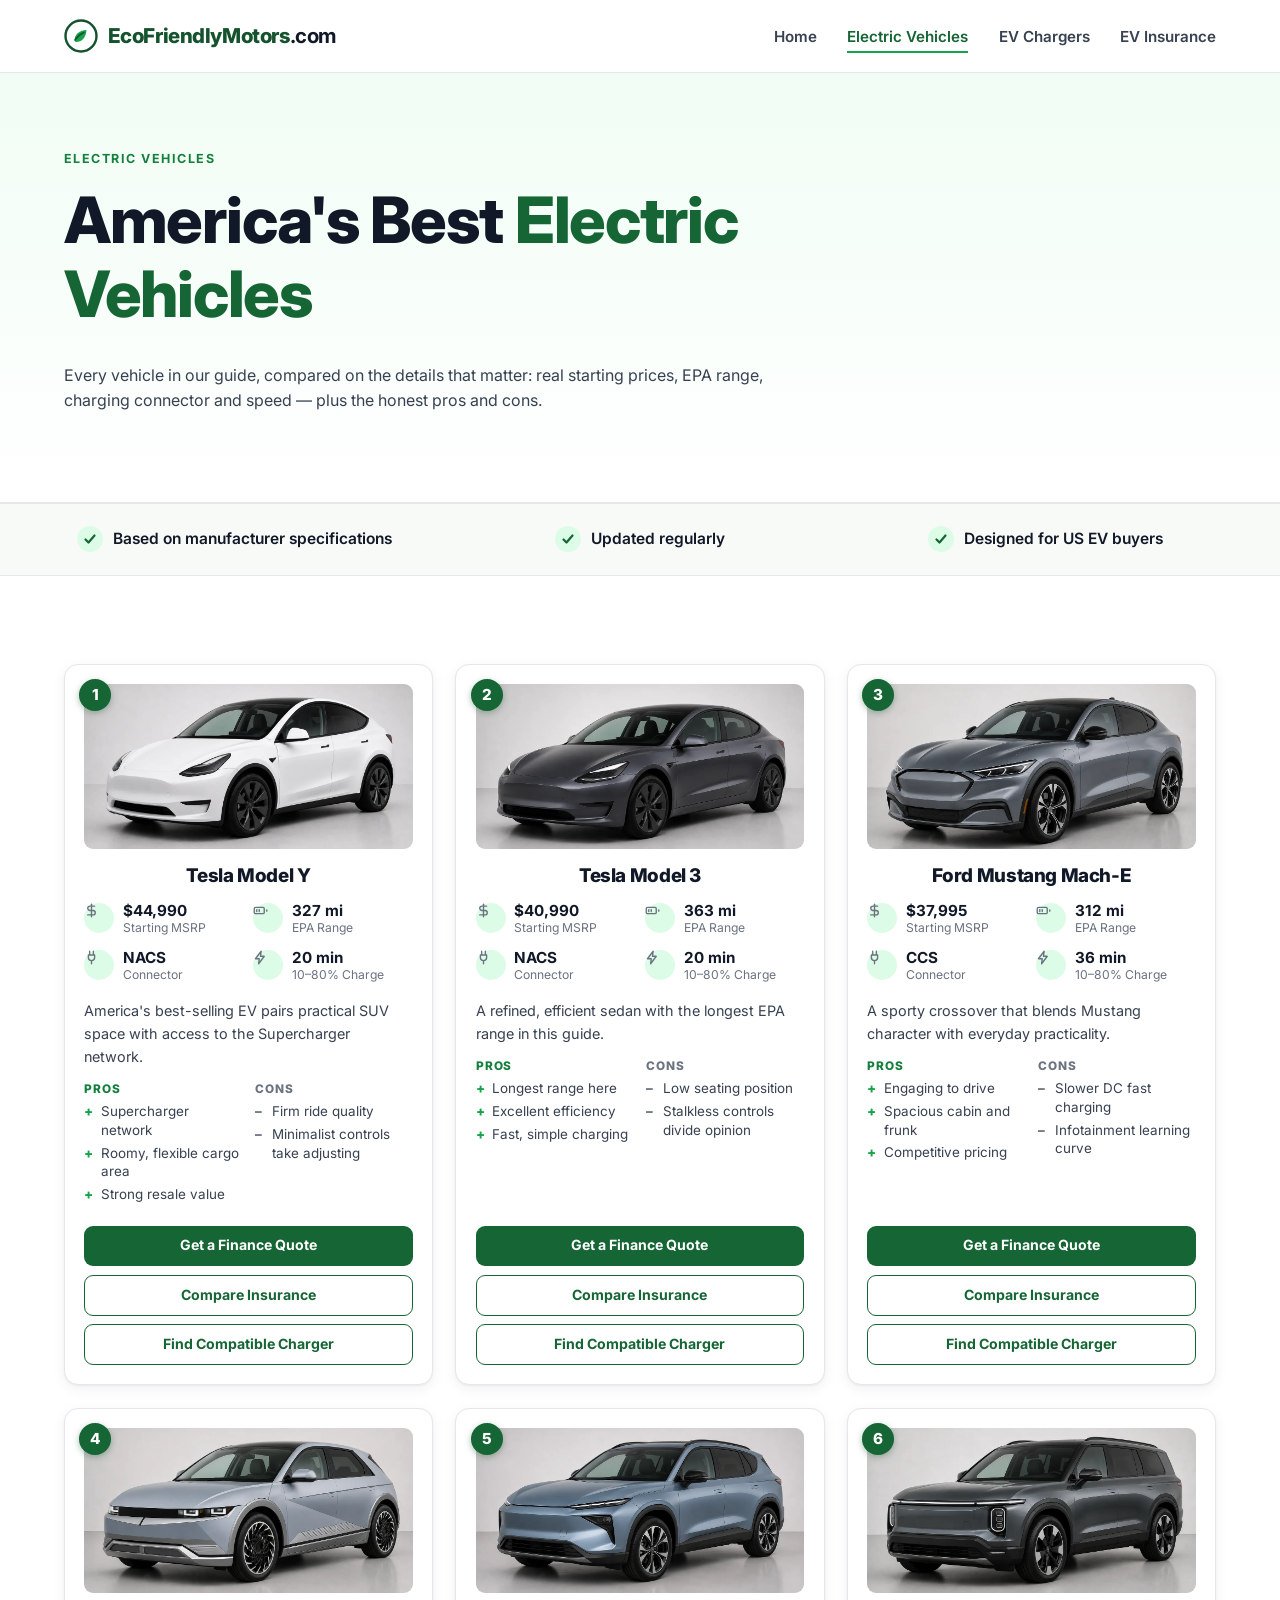
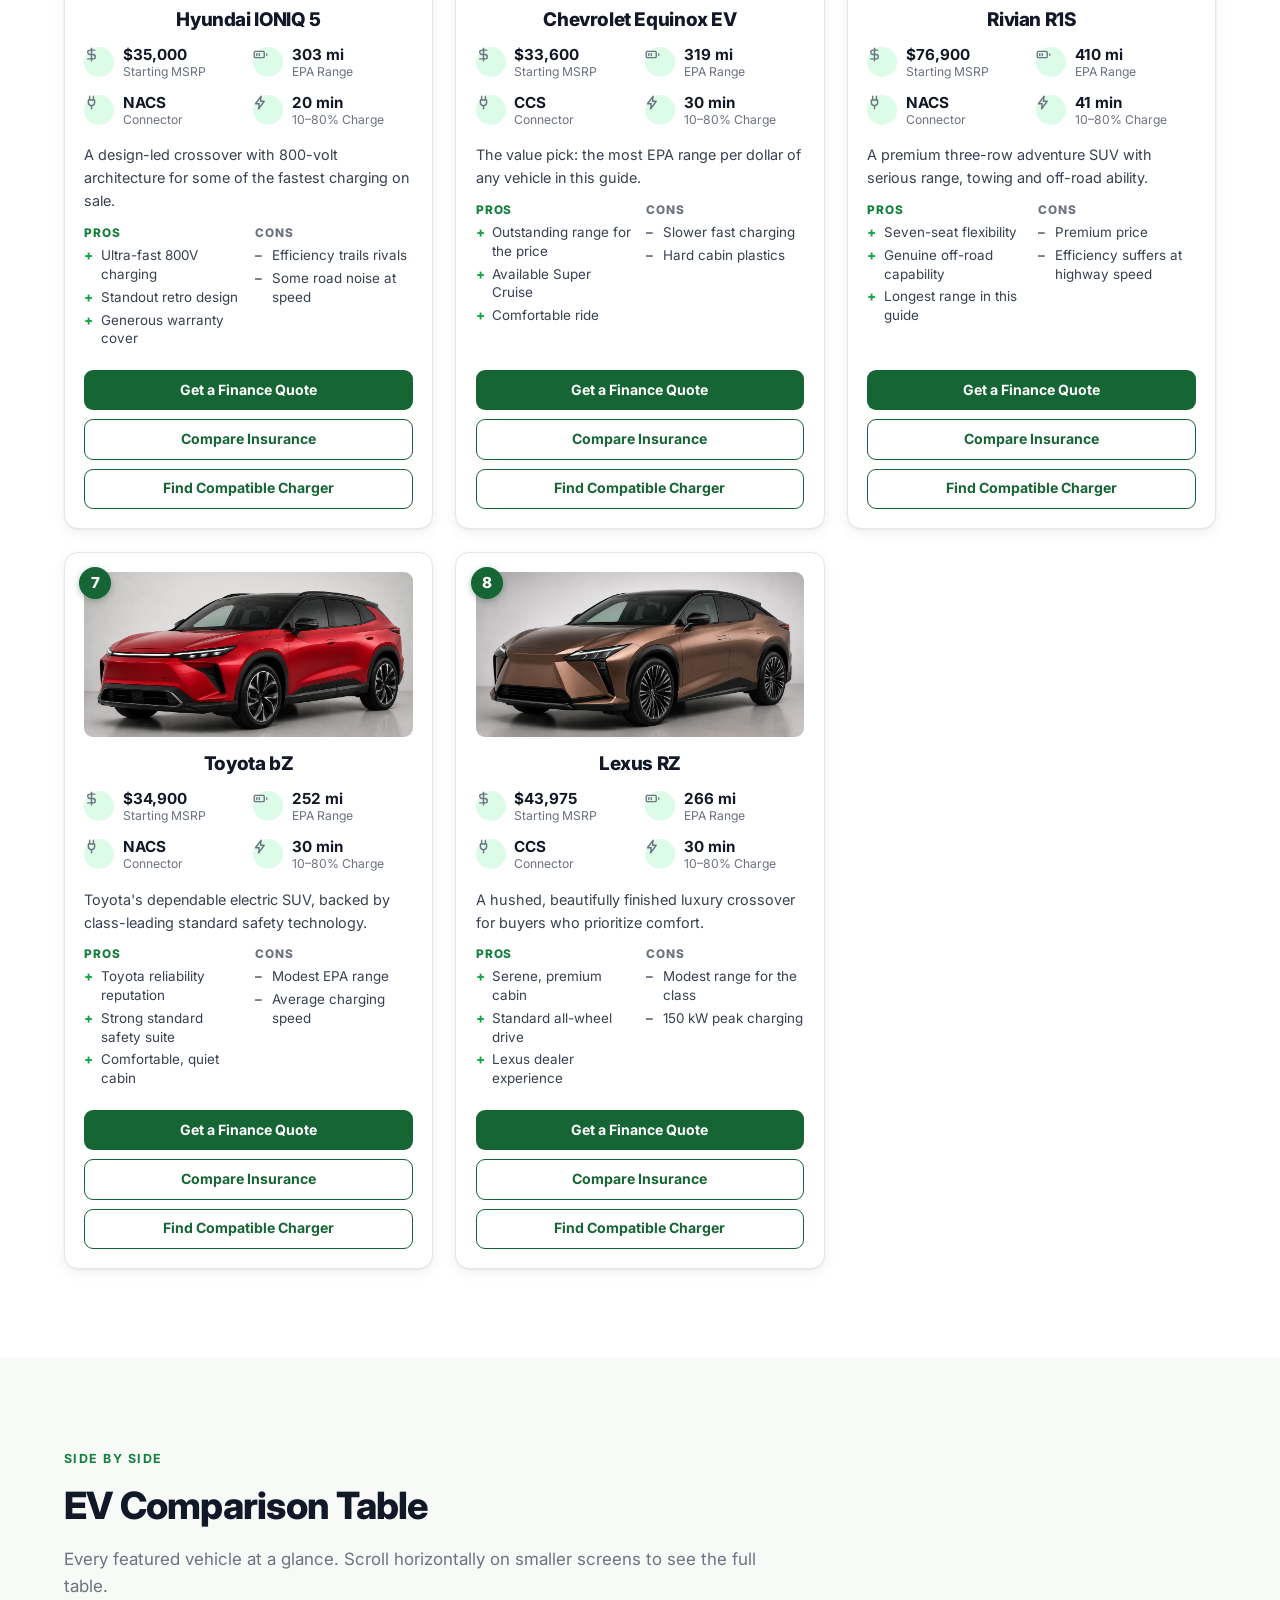
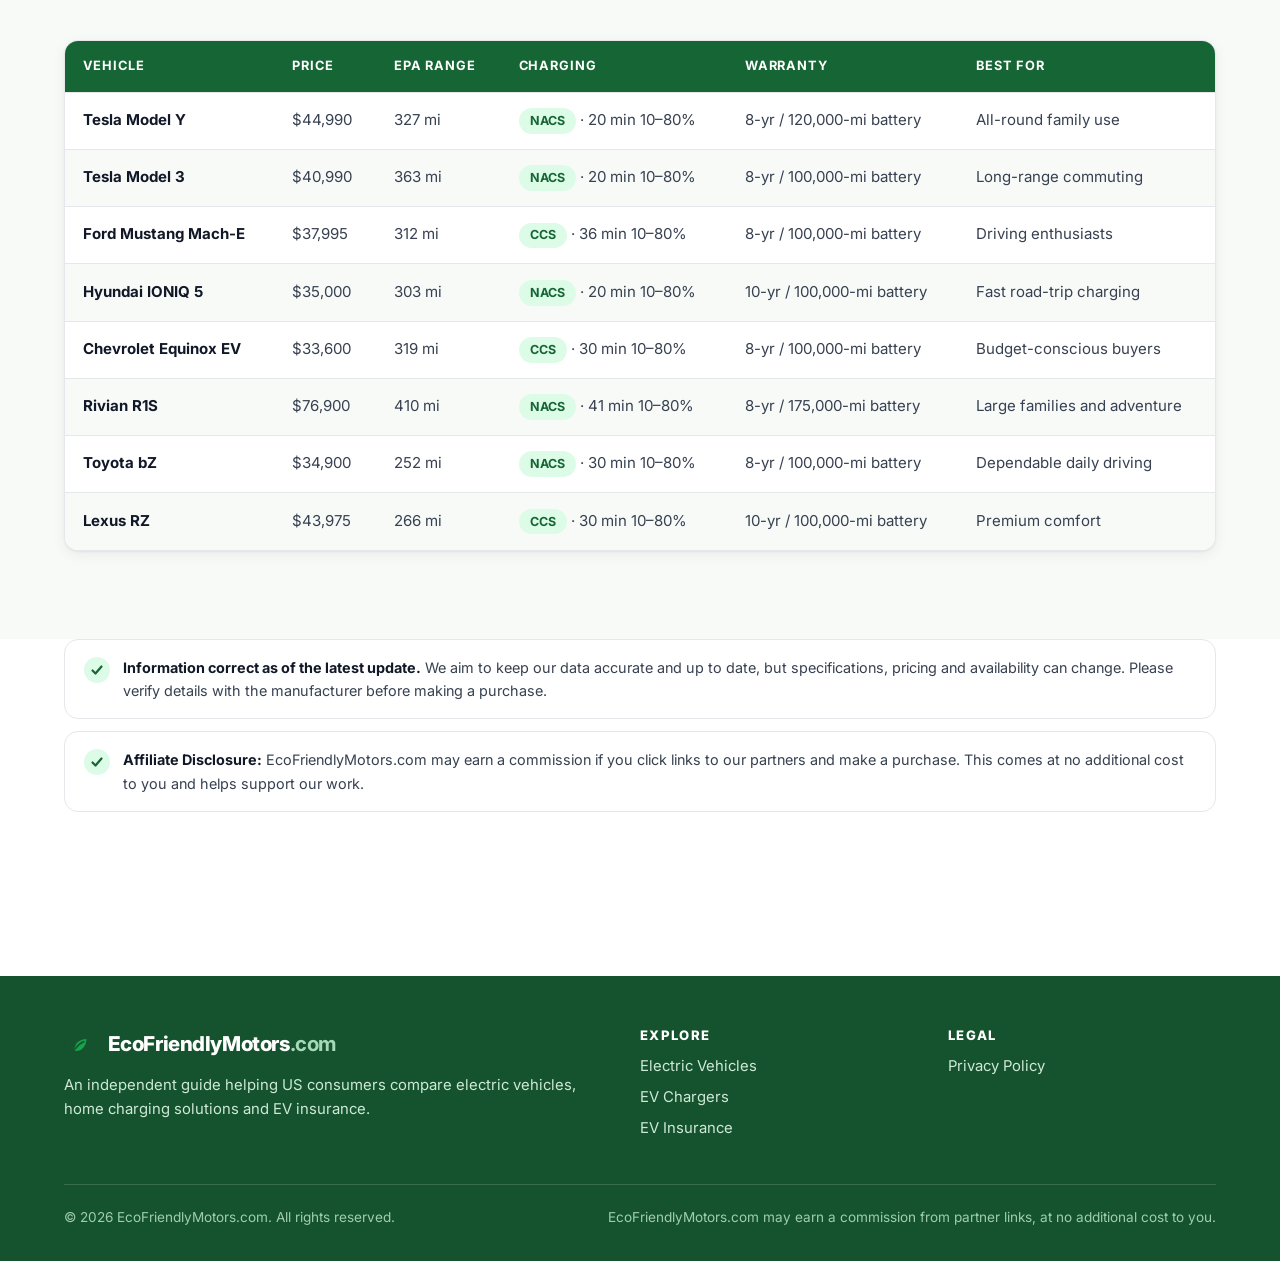
<file: vehicles.html>
<!DOCTYPE html>
<html lang="en-US">
<head>
  <meta charset="UTF-8">
  <meta name="viewport" content="width=device-width, initial-scale=1.0">
  <title>Electric Vehicles Compared | EcoFriendlyMotors</title>
  <meta name="description" content="Compare prices, EPA range, charging speeds, pros and cons for America's most popular electric vehicles.">
  <link rel="canonical" href="https://ecofriendlymotors.com/vehicles.html">
  <meta property="og:type" content="website">
  <meta property="og:site_name" content="EcoFriendlyMotors">
  <meta property="og:title" content="Electric Vehicles Compared | EcoFriendlyMotors">
  <meta property="og:description" content="Compare prices, EPA range, charging speeds, pros and cons for America's most popular electric vehicles.">
  <meta property="og:url" content="https://ecofriendlymotors.com/vehicles.html">
  <meta property="og:image" content="https://ecofriendlymotors.com/images/hero/hero-homepage.webp">
  <meta name="twitter:card" content="summary_large_image">
  <meta name="twitter:title" content="Electric Vehicles Compared | EcoFriendlyMotors">
  <meta name="twitter:description" content="Compare prices, EPA range, charging speeds, pros and cons for America's most popular electric vehicles.">
  <meta name="twitter:image" content="https://ecofriendlymotors.com/images/hero/hero-homepage.webp">
  <link rel="icon" type="image/svg+xml" href="images/logos/favicon.svg">
  <link rel="icon" type="image/png" sizes="48x48" href="images/logos/favicon-48.png">
  <link rel="preconnect" href="https://fonts.googleapis.com">
  <link rel="preconnect" href="https://fonts.gstatic.com" crossorigin>
  <link href="https://fonts.googleapis.com/css2?family=Inter:wght@400;600;700;800&amp;display=swap" rel="stylesheet">
  <link rel="stylesheet" href="css/styles.css">
</head>
<body>
  <a class="skip-link" href="#main">Skip to main content</a>
  <header class="site-header">
    <div class="container nav-bar">
      <a class="brand" href="index.html" aria-label="EcoFriendlyMotors.com home">
        <svg width="34" height="34" viewBox="0 0 34 34" fill="none" aria-hidden="true"><circle cx="17" cy="17" r="15.5" stroke="#14532d" stroke-width="2.4"/><path d="M10.5 21.5c0-6 4.5-10 12-10.5-.5 7.5-4.5 12-10.5 12-.5 0-1-.5-1.5-1.5z" fill="#16a34a"/><path d="M11 21c2.5-3.5 5.5-6 9-7.5" stroke="#14532d" stroke-width="1.4" stroke-linecap="round"/></svg>
        <span>EcoFriendlyMotors<span class="tld">.com</span></span>
      </a>
      <nav aria-label="Main navigation">
        <button class="nav-toggle" aria-expanded="false" aria-label="Open menu">
          <svg width="22" height="22" viewBox="0 0 24 24" fill="none" stroke="currentColor" stroke-width="2.2" stroke-linecap="round"><line x1="4" y1="7" x2="20" y2="7"/><line x1="4" y1="12" x2="20" y2="12"/><line x1="4" y1="17" x2="20" y2="17"/></svg>
        </button>
        <ul class="nav-links">
        <li><a href="index.html">Home</a></li>
        <li><a href="vehicles.html" aria-current="page">Electric Vehicles</a></li>
        <li><a href="chargers.html">EV Chargers</a></li>
        <li><a href="insurance.html">EV Insurance</a></li>
        </ul>
      </nav>
    </div>
  </header>

  <main id="main">
    <section class="page-hero">
      <div class="container">
        <div class="hero-inner">
          <span class="eyebrow">Electric Vehicles</span>
          <h1>America's Best <span class="accent">Electric Vehicles</span></h1>
          <p class="lede">Every vehicle in our guide, compared on the details that matter: real starting prices, EPA range, charging connector and speed &mdash; plus the honest pros and cons.</p>
        </div>
      </div>
    </section>

    <section class="trust" aria-label="Why you can trust this guide">
      <div class="container trust-grid">
        <div class="trust-item"><span class="tick" aria-hidden="true"><svg width="14" height="14" viewBox="0 0 14 14" fill="none"><path d="M2.5 7.5l3 3 6-7" stroke="currentColor" stroke-width="2.2" stroke-linecap="round" stroke-linejoin="round"/></svg></span><span>Based on manufacturer specifications</span></div>
        <div class="trust-item"><span class="tick" aria-hidden="true"><svg width="14" height="14" viewBox="0 0 14 14" fill="none"><path d="M2.5 7.5l3 3 6-7" stroke="currentColor" stroke-width="2.2" stroke-linecap="round" stroke-linejoin="round"/></svg></span><span>Updated regularly</span></div>
        <div class="trust-item"><span class="tick" aria-hidden="true"><svg width="14" height="14" viewBox="0 0 14 14" fill="none"><path d="M2.5 7.5l3 3 6-7" stroke="currentColor" stroke-width="2.2" stroke-linecap="round" stroke-linejoin="round"/></svg></span><span>Designed for US EV buyers</span></div>
      </div>
    </section>

    <section class="section">
      <div class="container">
        <div class="vehicle-grid">
        <article class="vehicle-card">
          <span class="rank-badge" aria-hidden="true">1</span>
          <div class="vehicle-photo"><img src="images/vehicles/tesla-model-y.webp" alt="Pearl white electric mid-size crossover SUV with fastback roofline, front three-quarter view" loading="lazy" width="640" height="400"></div>
          <h3>Tesla Model Y</h3>
          <div class="spec-grid">
            <div class="spec"><span class="spec-icon" aria-hidden="true"><svg width="15" height="15" viewBox="0 0 24 24" fill="none" stroke="currentColor" stroke-width="2.2" stroke-linecap="round" stroke-linejoin="round"><line x1="12" y1="2" x2="12" y2="22"/><path d="M17 5H9.5a3.5 3.5 0 0 0 0 7h5a3.5 3.5 0 0 1 0 7H6"/></svg></span><div><b>$44,990</b><span>Starting MSRP</span></div></div>
            <div class="spec"><span class="spec-icon" aria-hidden="true"><svg width="15" height="15" viewBox="0 0 24 24" fill="none" stroke="currentColor" stroke-width="2.2" stroke-linecap="round" stroke-linejoin="round"><rect x="2" y="7" width="16" height="10" rx="2"/><line x1="22" y1="11" x2="22" y2="13"/><line x1="6" y1="10.5" x2="6" y2="13.5"/><line x1="10" y1="10.5" x2="10" y2="13.5"/></svg></span><div><b>327 mi</b><span>EPA Range</span></div></div>
            <div class="spec"><span class="spec-icon" aria-hidden="true"><svg width="15" height="15" viewBox="0 0 24 24" fill="none" stroke="currentColor" stroke-width="2.2" stroke-linecap="round" stroke-linejoin="round"><path d="M9 2v6M15 2v6M7 8h10v4a5 5 0 0 1-10 0V8z"/><path d="M12 17v5"/></svg></span><div><b>NACS</b><span>Connector</span></div></div>
            <div class="spec"><span class="spec-icon" aria-hidden="true"><svg width="15" height="15" viewBox="0 0 24 24" fill="none" stroke="currentColor" stroke-width="2.2" stroke-linecap="round" stroke-linejoin="round"><path d="M13 2L4 14h6l-1 8 9-12h-6l1-8z"/></svg></span><div><b>20 min</b><span>10&#8211;80% Charge</span></div></div>
          </div>
          <p class="vehicle-summary">America's best-selling EV pairs practical SUV space with access to the Supercharger network.</p>
          <div class="pros-cons">
            <div class="pros"><h4>Pros</h4><ul><li>Supercharger network</li><li>Roomy, flexible cargo area</li><li>Strong resale value</li></ul></div>
            <div class="cons"><h4>Cons</h4><ul><li>Firm ride quality</li><li>Minimalist controls take adjusting</li></ul></div>
          </div>
          <div class="card-actions">
            <a class="btn btn-primary" href="https://www.lendingtree.com/auto/electric-vehicle-loans/">Get a Finance Quote</a>
            <a class="btn btn-outline" href="insurance.html">Compare Insurance</a>
            <a class="btn btn-outline" href="chargers.html">Find Compatible Charger</a>
          </div>
        </article>
        <article class="vehicle-card">
          <span class="rank-badge" aria-hidden="true">2</span>
          <div class="vehicle-photo"><img src="images/vehicles/tesla-model-3.webp" alt="Midnight grey electric sports sedan with coupe-like roofline, front three-quarter view" loading="lazy" width="640" height="400"></div>
          <h3>Tesla Model 3</h3>
          <div class="spec-grid">
            <div class="spec"><span class="spec-icon" aria-hidden="true"><svg width="15" height="15" viewBox="0 0 24 24" fill="none" stroke="currentColor" stroke-width="2.2" stroke-linecap="round" stroke-linejoin="round"><line x1="12" y1="2" x2="12" y2="22"/><path d="M17 5H9.5a3.5 3.5 0 0 0 0 7h5a3.5 3.5 0 0 1 0 7H6"/></svg></span><div><b>$40,990</b><span>Starting MSRP</span></div></div>
            <div class="spec"><span class="spec-icon" aria-hidden="true"><svg width="15" height="15" viewBox="0 0 24 24" fill="none" stroke="currentColor" stroke-width="2.2" stroke-linecap="round" stroke-linejoin="round"><rect x="2" y="7" width="16" height="10" rx="2"/><line x1="22" y1="11" x2="22" y2="13"/><line x1="6" y1="10.5" x2="6" y2="13.5"/><line x1="10" y1="10.5" x2="10" y2="13.5"/></svg></span><div><b>363 mi</b><span>EPA Range</span></div></div>
            <div class="spec"><span class="spec-icon" aria-hidden="true"><svg width="15" height="15" viewBox="0 0 24 24" fill="none" stroke="currentColor" stroke-width="2.2" stroke-linecap="round" stroke-linejoin="round"><path d="M9 2v6M15 2v6M7 8h10v4a5 5 0 0 1-10 0V8z"/><path d="M12 17v5"/></svg></span><div><b>NACS</b><span>Connector</span></div></div>
            <div class="spec"><span class="spec-icon" aria-hidden="true"><svg width="15" height="15" viewBox="0 0 24 24" fill="none" stroke="currentColor" stroke-width="2.2" stroke-linecap="round" stroke-linejoin="round"><path d="M13 2L4 14h6l-1 8 9-12h-6l1-8z"/></svg></span><div><b>20 min</b><span>10&#8211;80% Charge</span></div></div>
          </div>
          <p class="vehicle-summary">A refined, efficient sedan with the longest EPA range in this guide.</p>
          <div class="pros-cons">
            <div class="pros"><h4>Pros</h4><ul><li>Longest range here</li><li>Excellent efficiency</li><li>Fast, simple charging</li></ul></div>
            <div class="cons"><h4>Cons</h4><ul><li>Low seating position</li><li>Stalkless controls divide opinion</li></ul></div>
          </div>
          <div class="card-actions">
            <a class="btn btn-primary" href="https://www.lendingtree.com/auto/electric-vehicle-loans/">Get a Finance Quote</a>
            <a class="btn btn-outline" href="insurance.html">Compare Insurance</a>
            <a class="btn btn-outline" href="chargers.html">Find Compatible Charger</a>
          </div>
        </article>
        <article class="vehicle-card">
          <span class="rank-badge" aria-hidden="true">3</span>
          <div class="vehicle-photo"><img src="images/vehicles/ford-mustang-mach-e.webp" alt="Carbonized grey electric performance crossover with muscular haunches, front three-quarter view" loading="lazy" width="640" height="400"></div>
          <h3>Ford Mustang Mach-E</h3>
          <div class="spec-grid">
            <div class="spec"><span class="spec-icon" aria-hidden="true"><svg width="15" height="15" viewBox="0 0 24 24" fill="none" stroke="currentColor" stroke-width="2.2" stroke-linecap="round" stroke-linejoin="round"><line x1="12" y1="2" x2="12" y2="22"/><path d="M17 5H9.5a3.5 3.5 0 0 0 0 7h5a3.5 3.5 0 0 1 0 7H6"/></svg></span><div><b>$37,995</b><span>Starting MSRP</span></div></div>
            <div class="spec"><span class="spec-icon" aria-hidden="true"><svg width="15" height="15" viewBox="0 0 24 24" fill="none" stroke="currentColor" stroke-width="2.2" stroke-linecap="round" stroke-linejoin="round"><rect x="2" y="7" width="16" height="10" rx="2"/><line x1="22" y1="11" x2="22" y2="13"/><line x1="6" y1="10.5" x2="6" y2="13.5"/><line x1="10" y1="10.5" x2="10" y2="13.5"/></svg></span><div><b>312 mi</b><span>EPA Range</span></div></div>
            <div class="spec"><span class="spec-icon" aria-hidden="true"><svg width="15" height="15" viewBox="0 0 24 24" fill="none" stroke="currentColor" stroke-width="2.2" stroke-linecap="round" stroke-linejoin="round"><path d="M9 2v6M15 2v6M7 8h10v4a5 5 0 0 1-10 0V8z"/><path d="M12 17v5"/></svg></span><div><b>CCS</b><span>Connector</span></div></div>
            <div class="spec"><span class="spec-icon" aria-hidden="true"><svg width="15" height="15" viewBox="0 0 24 24" fill="none" stroke="currentColor" stroke-width="2.2" stroke-linecap="round" stroke-linejoin="round"><path d="M13 2L4 14h6l-1 8 9-12h-6l1-8z"/></svg></span><div><b>36 min</b><span>10&#8211;80% Charge</span></div></div>
          </div>
          <p class="vehicle-summary">A sporty crossover that blends Mustang character with everyday practicality.</p>
          <div class="pros-cons">
            <div class="pros"><h4>Pros</h4><ul><li>Engaging to drive</li><li>Spacious cabin and frunk</li><li>Competitive pricing</li></ul></div>
            <div class="cons"><h4>Cons</h4><ul><li>Slower DC fast charging</li><li>Infotainment learning curve</li></ul></div>
          </div>
          <div class="card-actions">
            <a class="btn btn-primary" href="https://www.lendingtree.com/auto/electric-vehicle-loans/">Get a Finance Quote</a>
            <a class="btn btn-outline" href="insurance.html">Compare Insurance</a>
            <a class="btn btn-outline" href="chargers.html">Find Compatible Charger</a>
          </div>
        </article>
        <article class="vehicle-card">
          <span class="rank-badge" aria-hidden="true">4</span>
          <div class="vehicle-photo"><img src="images/vehicles/hyundai-ioniq-5.webp" alt="Cyber grey retro-futuristic electric crossover with pixel-style lights, front three-quarter view" loading="lazy" width="640" height="400"></div>
          <h3>Hyundai IONIQ 5</h3>
          <div class="spec-grid">
            <div class="spec"><span class="spec-icon" aria-hidden="true"><svg width="15" height="15" viewBox="0 0 24 24" fill="none" stroke="currentColor" stroke-width="2.2" stroke-linecap="round" stroke-linejoin="round"><line x1="12" y1="2" x2="12" y2="22"/><path d="M17 5H9.5a3.5 3.5 0 0 0 0 7h5a3.5 3.5 0 0 1 0 7H6"/></svg></span><div><b>$35,000</b><span>Starting MSRP</span></div></div>
            <div class="spec"><span class="spec-icon" aria-hidden="true"><svg width="15" height="15" viewBox="0 0 24 24" fill="none" stroke="currentColor" stroke-width="2.2" stroke-linecap="round" stroke-linejoin="round"><rect x="2" y="7" width="16" height="10" rx="2"/><line x1="22" y1="11" x2="22" y2="13"/><line x1="6" y1="10.5" x2="6" y2="13.5"/><line x1="10" y1="10.5" x2="10" y2="13.5"/></svg></span><div><b>303 mi</b><span>EPA Range</span></div></div>
            <div class="spec"><span class="spec-icon" aria-hidden="true"><svg width="15" height="15" viewBox="0 0 24 24" fill="none" stroke="currentColor" stroke-width="2.2" stroke-linecap="round" stroke-linejoin="round"><path d="M9 2v6M15 2v6M7 8h10v4a5 5 0 0 1-10 0V8z"/><path d="M12 17v5"/></svg></span><div><b>NACS</b><span>Connector</span></div></div>
            <div class="spec"><span class="spec-icon" aria-hidden="true"><svg width="15" height="15" viewBox="0 0 24 24" fill="none" stroke="currentColor" stroke-width="2.2" stroke-linecap="round" stroke-linejoin="round"><path d="M13 2L4 14h6l-1 8 9-12h-6l1-8z"/></svg></span><div><b>20 min</b><span>10&#8211;80% Charge</span></div></div>
          </div>
          <p class="vehicle-summary">A design-led crossover with 800-volt architecture for some of the fastest charging on sale.</p>
          <div class="pros-cons">
            <div class="pros"><h4>Pros</h4><ul><li>Ultra-fast 800V charging</li><li>Standout retro design</li><li>Generous warranty cover</li></ul></div>
            <div class="cons"><h4>Cons</h4><ul><li>Efficiency trails rivals</li><li>Some road noise at speed</li></ul></div>
          </div>
          <div class="card-actions">
            <a class="btn btn-primary" href="https://www.lendingtree.com/auto/electric-vehicle-loans/">Get a Finance Quote</a>
            <a class="btn btn-outline" href="insurance.html">Compare Insurance</a>
            <a class="btn btn-outline" href="chargers.html">Find Compatible Charger</a>
          </div>
        </article>
        <article class="vehicle-card">
          <span class="rank-badge" aria-hidden="true">5</span>
          <div class="vehicle-photo"><img src="images/vehicles/chevrolet-equinox-ev.webp" alt="Slate blue compact electric family SUV with slim LED headlights, front three-quarter view" loading="lazy" width="640" height="400"></div>
          <h3>Chevrolet Equinox EV</h3>
          <div class="spec-grid">
            <div class="spec"><span class="spec-icon" aria-hidden="true"><svg width="15" height="15" viewBox="0 0 24 24" fill="none" stroke="currentColor" stroke-width="2.2" stroke-linecap="round" stroke-linejoin="round"><line x1="12" y1="2" x2="12" y2="22"/><path d="M17 5H9.5a3.5 3.5 0 0 0 0 7h5a3.5 3.5 0 0 1 0 7H6"/></svg></span><div><b>$33,600</b><span>Starting MSRP</span></div></div>
            <div class="spec"><span class="spec-icon" aria-hidden="true"><svg width="15" height="15" viewBox="0 0 24 24" fill="none" stroke="currentColor" stroke-width="2.2" stroke-linecap="round" stroke-linejoin="round"><rect x="2" y="7" width="16" height="10" rx="2"/><line x1="22" y1="11" x2="22" y2="13"/><line x1="6" y1="10.5" x2="6" y2="13.5"/><line x1="10" y1="10.5" x2="10" y2="13.5"/></svg></span><div><b>319 mi</b><span>EPA Range</span></div></div>
            <div class="spec"><span class="spec-icon" aria-hidden="true"><svg width="15" height="15" viewBox="0 0 24 24" fill="none" stroke="currentColor" stroke-width="2.2" stroke-linecap="round" stroke-linejoin="round"><path d="M9 2v6M15 2v6M7 8h10v4a5 5 0 0 1-10 0V8z"/><path d="M12 17v5"/></svg></span><div><b>CCS</b><span>Connector</span></div></div>
            <div class="spec"><span class="spec-icon" aria-hidden="true"><svg width="15" height="15" viewBox="0 0 24 24" fill="none" stroke="currentColor" stroke-width="2.2" stroke-linecap="round" stroke-linejoin="round"><path d="M13 2L4 14h6l-1 8 9-12h-6l1-8z"/></svg></span><div><b>30 min</b><span>10&#8211;80% Charge</span></div></div>
          </div>
          <p class="vehicle-summary">The value pick: the most EPA range per dollar of any vehicle in this guide.</p>
          <div class="pros-cons">
            <div class="pros"><h4>Pros</h4><ul><li>Outstanding range for the price</li><li>Available Super Cruise</li><li>Comfortable ride</li></ul></div>
            <div class="cons"><h4>Cons</h4><ul><li>Slower fast charging</li><li>Hard cabin plastics</li></ul></div>
          </div>
          <div class="card-actions">
            <a class="btn btn-primary" href="https://www.lendingtree.com/auto/electric-vehicle-loans/">Get a Finance Quote</a>
            <a class="btn btn-outline" href="insurance.html">Compare Insurance</a>
            <a class="btn btn-outline" href="chargers.html">Find Compatible Charger</a>
          </div>
        </article>
        <article class="vehicle-card">
          <span class="rank-badge" aria-hidden="true">6</span>
          <div class="vehicle-photo"><img src="images/vehicles/rivian-r1s.webp" alt="Dark grey three-row adventure electric SUV with full-width light bar, front three-quarter view" loading="lazy" width="640" height="400"></div>
          <h3>Rivian R1S</h3>
          <div class="spec-grid">
            <div class="spec"><span class="spec-icon" aria-hidden="true"><svg width="15" height="15" viewBox="0 0 24 24" fill="none" stroke="currentColor" stroke-width="2.2" stroke-linecap="round" stroke-linejoin="round"><line x1="12" y1="2" x2="12" y2="22"/><path d="M17 5H9.5a3.5 3.5 0 0 0 0 7h5a3.5 3.5 0 0 1 0 7H6"/></svg></span><div><b>$76,900</b><span>Starting MSRP</span></div></div>
            <div class="spec"><span class="spec-icon" aria-hidden="true"><svg width="15" height="15" viewBox="0 0 24 24" fill="none" stroke="currentColor" stroke-width="2.2" stroke-linecap="round" stroke-linejoin="round"><rect x="2" y="7" width="16" height="10" rx="2"/><line x1="22" y1="11" x2="22" y2="13"/><line x1="6" y1="10.5" x2="6" y2="13.5"/><line x1="10" y1="10.5" x2="10" y2="13.5"/></svg></span><div><b>410 mi</b><span>EPA Range</span></div></div>
            <div class="spec"><span class="spec-icon" aria-hidden="true"><svg width="15" height="15" viewBox="0 0 24 24" fill="none" stroke="currentColor" stroke-width="2.2" stroke-linecap="round" stroke-linejoin="round"><path d="M9 2v6M15 2v6M7 8h10v4a5 5 0 0 1-10 0V8z"/><path d="M12 17v5"/></svg></span><div><b>NACS</b><span>Connector</span></div></div>
            <div class="spec"><span class="spec-icon" aria-hidden="true"><svg width="15" height="15" viewBox="0 0 24 24" fill="none" stroke="currentColor" stroke-width="2.2" stroke-linecap="round" stroke-linejoin="round"><path d="M13 2L4 14h6l-1 8 9-12h-6l1-8z"/></svg></span><div><b>41 min</b><span>10&#8211;80% Charge</span></div></div>
          </div>
          <p class="vehicle-summary">A premium three-row adventure SUV with serious range, towing and off-road ability.</p>
          <div class="pros-cons">
            <div class="pros"><h4>Pros</h4><ul><li>Seven-seat flexibility</li><li>Genuine off-road capability</li><li>Longest range in this guide</li></ul></div>
            <div class="cons"><h4>Cons</h4><ul><li>Premium price</li><li>Efficiency suffers at highway speed</li></ul></div>
          </div>
          <div class="card-actions">
            <a class="btn btn-primary" href="https://www.lendingtree.com/auto/electric-vehicle-loans/">Get a Finance Quote</a>
            <a class="btn btn-outline" href="insurance.html">Compare Insurance</a>
            <a class="btn btn-outline" href="chargers.html">Find Compatible Charger</a>
          </div>
        </article>
        <article class="vehicle-card">
          <span class="rank-badge" aria-hidden="true">7</span>
          <div class="vehicle-photo"><img src="images/vehicles/toyota-bz4x.webp" alt="Red electric compact SUV with black roof and full-width LED light bar, front three-quarter view" loading="lazy" width="640" height="400"></div>
          <h3>Toyota bZ</h3>
          <div class="spec-grid">
            <div class="spec"><span class="spec-icon" aria-hidden="true"><svg width="15" height="15" viewBox="0 0 24 24" fill="none" stroke="currentColor" stroke-width="2.2" stroke-linecap="round" stroke-linejoin="round"><line x1="12" y1="2" x2="12" y2="22"/><path d="M17 5H9.5a3.5 3.5 0 0 0 0 7h5a3.5 3.5 0 0 1 0 7H6"/></svg></span><div><b>$34,900</b><span>Starting MSRP</span></div></div>
            <div class="spec"><span class="spec-icon" aria-hidden="true"><svg width="15" height="15" viewBox="0 0 24 24" fill="none" stroke="currentColor" stroke-width="2.2" stroke-linecap="round" stroke-linejoin="round"><rect x="2" y="7" width="16" height="10" rx="2"/><line x1="22" y1="11" x2="22" y2="13"/><line x1="6" y1="10.5" x2="6" y2="13.5"/><line x1="10" y1="10.5" x2="10" y2="13.5"/></svg></span><div><b>252 mi</b><span>EPA Range</span></div></div>
            <div class="spec"><span class="spec-icon" aria-hidden="true"><svg width="15" height="15" viewBox="0 0 24 24" fill="none" stroke="currentColor" stroke-width="2.2" stroke-linecap="round" stroke-linejoin="round"><path d="M9 2v6M15 2v6M7 8h10v4a5 5 0 0 1-10 0V8z"/><path d="M12 17v5"/></svg></span><div><b>NACS</b><span>Connector</span></div></div>
            <div class="spec"><span class="spec-icon" aria-hidden="true"><svg width="15" height="15" viewBox="0 0 24 24" fill="none" stroke="currentColor" stroke-width="2.2" stroke-linecap="round" stroke-linejoin="round"><path d="M13 2L4 14h6l-1 8 9-12h-6l1-8z"/></svg></span><div><b>30 min</b><span>10&#8211;80% Charge</span></div></div>
          </div>
          <p class="vehicle-summary">Toyota's dependable electric SUV, backed by class-leading standard safety technology.</p>
          <div class="pros-cons">
            <div class="pros"><h4>Pros</h4><ul><li>Toyota reliability reputation</li><li>Strong standard safety suite</li><li>Comfortable, quiet cabin</li></ul></div>
            <div class="cons"><h4>Cons</h4><ul><li>Modest EPA range</li><li>Average charging speed</li></ul></div>
          </div>
          <div class="card-actions">
            <a class="btn btn-primary" href="https://www.lendingtree.com/auto/electric-vehicle-loans/">Get a Finance Quote</a>
            <a class="btn btn-outline" href="insurance.html">Compare Insurance</a>
            <a class="btn btn-outline" href="chargers.html">Find Compatible Charger</a>
          </div>
        </article>
        <article class="vehicle-card">
          <span class="rank-badge" aria-hidden="true">8</span>
          <div class="vehicle-photo"><img src="images/vehicles/lexus-rz.webp" alt="Copper bronze luxury electric crossover with spindle-shaped body-color front, front three-quarter view" loading="lazy" width="640" height="400"></div>
          <h3>Lexus RZ</h3>
          <div class="spec-grid">
            <div class="spec"><span class="spec-icon" aria-hidden="true"><svg width="15" height="15" viewBox="0 0 24 24" fill="none" stroke="currentColor" stroke-width="2.2" stroke-linecap="round" stroke-linejoin="round"><line x1="12" y1="2" x2="12" y2="22"/><path d="M17 5H9.5a3.5 3.5 0 0 0 0 7h5a3.5 3.5 0 0 1 0 7H6"/></svg></span><div><b>$43,975</b><span>Starting MSRP</span></div></div>
            <div class="spec"><span class="spec-icon" aria-hidden="true"><svg width="15" height="15" viewBox="0 0 24 24" fill="none" stroke="currentColor" stroke-width="2.2" stroke-linecap="round" stroke-linejoin="round"><rect x="2" y="7" width="16" height="10" rx="2"/><line x1="22" y1="11" x2="22" y2="13"/><line x1="6" y1="10.5" x2="6" y2="13.5"/><line x1="10" y1="10.5" x2="10" y2="13.5"/></svg></span><div><b>266 mi</b><span>EPA Range</span></div></div>
            <div class="spec"><span class="spec-icon" aria-hidden="true"><svg width="15" height="15" viewBox="0 0 24 24" fill="none" stroke="currentColor" stroke-width="2.2" stroke-linecap="round" stroke-linejoin="round"><path d="M9 2v6M15 2v6M7 8h10v4a5 5 0 0 1-10 0V8z"/><path d="M12 17v5"/></svg></span><div><b>CCS</b><span>Connector</span></div></div>
            <div class="spec"><span class="spec-icon" aria-hidden="true"><svg width="15" height="15" viewBox="0 0 24 24" fill="none" stroke="currentColor" stroke-width="2.2" stroke-linecap="round" stroke-linejoin="round"><path d="M13 2L4 14h6l-1 8 9-12h-6l1-8z"/></svg></span><div><b>30 min</b><span>10&#8211;80% Charge</span></div></div>
          </div>
          <p class="vehicle-summary">A hushed, beautifully finished luxury crossover for buyers who prioritize comfort.</p>
          <div class="pros-cons">
            <div class="pros"><h4>Pros</h4><ul><li>Serene, premium cabin</li><li>Standard all-wheel drive</li><li>Lexus dealer experience</li></ul></div>
            <div class="cons"><h4>Cons</h4><ul><li>Modest range for the class</li><li>150 kW peak charging</li></ul></div>
          </div>
          <div class="card-actions">
            <a class="btn btn-primary" href="https://www.lendingtree.com/auto/electric-vehicle-loans/">Get a Finance Quote</a>
            <a class="btn btn-outline" href="insurance.html">Compare Insurance</a>
            <a class="btn btn-outline" href="chargers.html">Find Compatible Charger</a>
          </div>
        </article>
        </div>
      </div>
    </section>

    <section class="section section-soft">
      <div class="container">
        <span class="eyebrow">Side by Side</span>
        <h2>EV Comparison Table</h2>
        <p class="section-intro">Every featured vehicle at a glance. Scroll horizontally on smaller screens to see the full table.</p>
        <div class="table-wrap">
          <table class="compare-table">
            <thead>
              <tr>
                <th scope="col">Vehicle</th>
                <th scope="col">Price</th>
                <th scope="col">EPA Range</th>
                <th scope="col">Charging</th>
                <th scope="col">Warranty</th>
                <th scope="col">Best For</th>
              </tr>
            </thead>
            <tbody>
            <tr>
              <td>Tesla Model Y</td>
              <td>$44,990</td>
              <td>327 mi</td>
              <td><span class="pill">NACS</span> &middot; 20 min 10&#8211;80%</td>
              <td>8-yr / 120,000-mi battery</td>
              <td>All-round family use</td>
            </tr>
            <tr>
              <td>Tesla Model 3</td>
              <td>$40,990</td>
              <td>363 mi</td>
              <td><span class="pill">NACS</span> &middot; 20 min 10&#8211;80%</td>
              <td>8-yr / 100,000-mi battery</td>
              <td>Long-range commuting</td>
            </tr>
            <tr>
              <td>Ford Mustang Mach-E</td>
              <td>$37,995</td>
              <td>312 mi</td>
              <td><span class="pill">CCS</span> &middot; 36 min 10&#8211;80%</td>
              <td>8-yr / 100,000-mi battery</td>
              <td>Driving enthusiasts</td>
            </tr>
            <tr>
              <td>Hyundai IONIQ 5</td>
              <td>$35,000</td>
              <td>303 mi</td>
              <td><span class="pill">NACS</span> &middot; 20 min 10&#8211;80%</td>
              <td>10-yr / 100,000-mi battery</td>
              <td>Fast road-trip charging</td>
            </tr>
            <tr>
              <td>Chevrolet Equinox EV</td>
              <td>$33,600</td>
              <td>319 mi</td>
              <td><span class="pill">CCS</span> &middot; 30 min 10&#8211;80%</td>
              <td>8-yr / 100,000-mi battery</td>
              <td>Budget-conscious buyers</td>
            </tr>
            <tr>
              <td>Rivian R1S</td>
              <td>$76,900</td>
              <td>410 mi</td>
              <td><span class="pill">NACS</span> &middot; 41 min 10&#8211;80%</td>
              <td>8-yr / 175,000-mi battery</td>
              <td>Large families and adventure</td>
            </tr>
            <tr>
              <td>Toyota bZ</td>
              <td>$34,900</td>
              <td>252 mi</td>
              <td><span class="pill">NACS</span> &middot; 30 min 10&#8211;80%</td>
              <td>8-yr / 100,000-mi battery</td>
              <td>Dependable daily driving</td>
            </tr>
            <tr>
              <td>Lexus RZ</td>
              <td>$43,975</td>
              <td>266 mi</td>
              <td><span class="pill">CCS</span> &middot; 30 min 10&#8211;80%</td>
              <td>10-yr / 100,000-mi battery</td>
              <td>Premium comfort</td>
            </tr>
            </tbody>
          </table>
        </div>
      </div>
    </section>

    <section class="section" style="padding-top:0">
      <div class="container">
      <div class="notice-stack">
        <div class="notice"><span class="tick" aria-hidden="true"><svg width="14" height="14" viewBox="0 0 14 14" fill="none"><path d="M2.5 7.5l3 3 6-7" stroke="currentColor" stroke-width="2.2" stroke-linecap="round" stroke-linejoin="round"/></svg></span><p style="margin:0"><b>Information correct as of the latest update.</b> We aim to keep our data accurate and up to date, but specifications, pricing and availability can change. Please verify details with the manufacturer before making a purchase.</p></div>
        <div class="notice"><span class="tick" aria-hidden="true"><svg width="14" height="14" viewBox="0 0 14 14" fill="none"><path d="M2.5 7.5l3 3 6-7" stroke="currentColor" stroke-width="2.2" stroke-linecap="round" stroke-linejoin="round"/></svg></span><p style="margin:0"><b>Affiliate Disclosure:</b> EcoFriendlyMotors.com may earn a commission if you click links to our partners and make a purchase. This comes at no additional cost to you and helps support our work.</p></div>
      </div>
      </div>
    </section>
  </main>

  <footer class="site-footer">
    <div class="container">
      <div class="footer-grid">
        <div>
          <a class="brand" href="index.html">
            <svg width="34" height="34" viewBox="0 0 34 34" fill="none" aria-hidden="true"><circle cx="17" cy="17" r="15.5" stroke="#14532d" stroke-width="2.4"/><path d="M10.5 21.5c0-6 4.5-10 12-10.5-.5 7.5-4.5 12-10.5 12-.5 0-1-.5-1.5-1.5z" fill="#16a34a"/><path d="M11 21c2.5-3.5 5.5-6 9-7.5" stroke="#14532d" stroke-width="1.4" stroke-linecap="round"/></svg>
            <span>EcoFriendlyMotors<span class="tld">.com</span></span>
          </a>
          <p>An independent guide helping US consumers compare electric vehicles, home charging solutions and EV insurance.</p>
        </div>
        <div>
          <h4>Explore</h4>
          <ul>
            <li><a href="vehicles.html">Electric Vehicles</a></li>
            <li><a href="chargers.html">EV Chargers</a></li>
            <li><a href="insurance.html">EV Insurance</a></li>
          </ul>
        </div>
        <div>
          <h4>Legal</h4>
          <ul>
            <li><a href="privacy.html">Privacy Policy</a></li>
          </ul>
        </div>
      </div>
      <div class="footer-bottom">
        <span>&copy; 2026 EcoFriendlyMotors.com. All rights reserved.</span>
        <span>EcoFriendlyMotors.com may earn a commission from partner links, at no additional cost to you.</span>
      </div>
    </div>
  </footer>

  <script src="js/main.js"></script>
</body>
</html>
</file>
<file: css/styles.css>
/* ==========================================================================
   EcoFriendlyMotors.com — Master stylesheet
   Design locked to approved master specification image.
   Do not change layout, typography, colours or spacing without approval.
   ========================================================================== */

:root {
  /* Colour tokens (from master design) */
  --green-900: #14532d;   /* logo / darkest green */
  --green-800: #166534;   /* headings accent, solid buttons */
  --green-700: #15803d;   /* hover states */
  --green-600: #16a34a;   /* icons, highlights */
  --green-100: #dcfce7;   /* soft badge backgrounds */
  --green-050: #f0fdf4;   /* tinted section background */
  --ink-900: #111827;     /* primary text */
  --ink-700: #374151;     /* body text */
  --ink-500: #6b7280;     /* secondary labels */
  --line: #e5e7eb;        /* card borders / rules */
  --bg: #ffffff;
  --bg-soft: #f8faf8;
  --shadow-card: 0 1px 2px rgba(17, 24, 39, .05), 0 4px 14px rgba(17, 24, 39, .06);
  --shadow-card-hover: 0 2px 4px rgba(17, 24, 39, .06), 0 10px 26px rgba(17, 24, 39, .10);
  --radius: 14px;
  --radius-sm: 9px;
  --container: 1200px;
}

* { box-sizing: border-box; }

html { scroll-behavior: smooth; }

body {
  margin: 0;
  font-family: "Inter", -apple-system, BlinkMacSystemFont, "Segoe UI", Roboto, Helvetica, Arial, sans-serif;
  font-size: 16px;
  line-height: 1.6;
  color: var(--ink-700);
  background: var(--bg);
  -webkit-font-smoothing: antialiased;
  text-rendering: optimizeLegibility;
}

img { max-width: 100%; display: block; }

.container {
  max-width: var(--container);
  margin: 0 auto;
  padding: 0 24px;
}

/* ---------- Typography ---------- */

h1, h2, h3, h4 {
  color: var(--ink-900);
  line-height: 1.15;
  margin: 0 0 .5em;
  font-weight: 800;
  letter-spacing: -0.02em;
}

h1 { font-size: clamp(2.4rem, 5.5vw, 4rem); }
h2 { font-size: clamp(1.7rem, 3.4vw, 2.35rem); }
h3 { font-size: 1.25rem; }

p { margin: 0 0 1em; }

.accent { color: var(--green-800); }

.section-intro {
  max-width: 720px;
  font-size: 1.06rem;
  color: var(--ink-500);
  margin-bottom: 2.5rem;
}

.eyebrow {
  display: inline-block;
  font-size: .78rem;
  font-weight: 700;
  letter-spacing: .12em;
  text-transform: uppercase;
  color: var(--green-700);
  margin-bottom: .9rem;
}

/* ---------- Header / navigation ---------- */

.site-header {
  position: sticky;
  top: 0;
  z-index: 60;
  background: rgba(255, 255, 255, .94);
  backdrop-filter: blur(8px);
  border-bottom: 1px solid var(--line);
}

.nav-bar {
  display: flex;
  align-items: center;
  justify-content: space-between;
  gap: 1.5rem;
  min-height: 72px;
}

.brand {
  display: flex;
  align-items: center;
  gap: .6rem;
  text-decoration: none;
  font-weight: 800;
  font-size: 1.28rem;
  letter-spacing: -0.02em;
  color: var(--green-900);
  white-space: nowrap;
}

.brand .tld { color: var(--ink-900); font-weight: 700; }

.brand svg { flex: none; }

.nav-links {
  display: flex;
  align-items: center;
  gap: 1.9rem;
  list-style: none;
  margin: 0;
  padding: 0;
}

.nav-links a {
  text-decoration: none;
  color: var(--ink-700);
  font-weight: 600;
  font-size: .95rem;
  padding: .35rem 0;
  border-bottom: 2px solid transparent;
  transition: color .15s ease, border-color .15s ease;
}

.nav-links a:hover { color: var(--green-800); }

.nav-links a[aria-current="page"] {
  color: var(--green-800);
  border-bottom-color: var(--green-600);
}

.nav-toggle {
  display: none;
  background: none;
  border: 1px solid var(--line);
  border-radius: var(--radius-sm);
  padding: .5rem .65rem;
  cursor: pointer;
  color: var(--ink-900);
}

/* ---------- Buttons ---------- */

.btn {
  display: inline-flex;
  align-items: center;
  justify-content: center;
  gap: .5rem;
  font: inherit;
  font-weight: 700;
  font-size: .95rem;
  line-height: 1.2;
  padding: .8rem 1.5rem;
  border-radius: var(--radius-sm);
  border: 1.5px solid transparent;
  text-decoration: none;
  cursor: pointer;
  transition: background-color .15s ease, color .15s ease, border-color .15s ease, box-shadow .15s ease;
}

.btn-primary {
  background: var(--green-800);
  color: #fff;
}

.btn-primary:hover {
  background: var(--green-700);
  box-shadow: 0 4px 12px rgba(22, 101, 52, .28);
}

.btn-outline {
  background: #fff;
  color: var(--green-800);
  border-color: var(--green-800);
}

.btn-outline:hover { background: var(--green-050); }

.btn-lg { padding: 1rem 1.9rem; font-size: 1.02rem; }

.btn-block { width: 100%; }

/* ---------- Hero ---------- */

.hero {
  position: relative;
  overflow: hidden;
  background:
    linear-gradient(90deg, #ffffff 0%, #ffffff 38%, rgba(255, 255, 255, .82) 52%, rgba(255, 255, 255, 0) 78%),
    url("../images/hero/hero-homepage.webp") center right / cover no-repeat;
}

.hero-inner {
  padding: clamp(4rem, 9vw, 7.5rem) 0;
  max-width: 620px;
}

.hero h1 { margin-bottom: 1.1rem; }

.hero .lede {
  font-size: 1.15rem;
  color: var(--ink-700);
  max-width: 540px;
  margin-bottom: 2rem;
}

.hero-actions { display: flex; flex-wrap: wrap; gap: .9rem; }

/* Interior page hero (smaller) */
.page-hero {
  background: linear-gradient(180deg, var(--green-050) 0%, #ffffff 100%);
  border-bottom: 1px solid var(--line);
}

.page-hero .hero-inner { padding: clamp(3rem, 6vw, 4.5rem) 0; max-width: 760px; }

/* ---------- Trust strip ---------- */

.trust {
  border-top: 1px solid var(--line);
  border-bottom: 1px solid var(--line);
  background: var(--bg-soft);
}

.trust-grid {
  display: grid;
  grid-template-columns: repeat(3, 1fr);
  gap: 1rem;
  padding: 1.4rem 0;
}

.trust-item {
  display: flex;
  align-items: center;
  justify-content: center;
  gap: .65rem;
  font-weight: 600;
  color: var(--ink-900);
  font-size: .97rem;
}

.tick {
  flex: none;
  width: 26px;
  height: 26px;
  border-radius: 50%;
  background: var(--green-100);
  color: var(--green-800);
  display: inline-flex;
  align-items: center;
  justify-content: center;
}

/* ---------- Sections ---------- */

.section { padding: clamp(3.5rem, 7vw, 5.5rem) 0; }

.section-soft { background: var(--bg-soft); }

/* ---------- Vehicle cards ---------- */

.vehicle-grid {
  display: grid;
  grid-template-columns: repeat(auto-fill, minmax(272px, 1fr));
  gap: 1.4rem;
}

.vehicle-card {
  position: relative;
  display: flex;
  flex-direction: column;
  background: #fff;
  border: 1px solid var(--line);
  border-radius: var(--radius);
  box-shadow: var(--shadow-card);
  padding: 1.2rem;
  transition: box-shadow .18s ease, transform .18s ease;
}

.vehicle-card:hover {
  box-shadow: var(--shadow-card-hover);
  transform: translateY(-2px);
}

.rank-badge {
  position: absolute;
  top: .9rem;
  left: .9rem;
  z-index: 2;
  width: 32px;
  height: 32px;
  border-radius: 50%;
  background: var(--green-800);
  color: #fff;
  font-weight: 800;
  font-size: .95rem;
  display: flex;
  align-items: center;
  justify-content: center;
  box-shadow: 0 2px 6px rgba(20, 83, 45, .35);
}

.vehicle-photo {
  height: 165px;
  border-radius: var(--radius-sm);
  overflow: hidden;
  background: var(--bg-soft);
  margin-bottom: 1rem;
}

.vehicle-photo img {
  width: 100%;
  height: 100%;
  object-fit: cover;
  transition: transform .3s ease;
}

.vehicle-card:hover .vehicle-photo img { transform: scale(1.03); }

.vehicle-card h3 {
  text-align: center;
  font-size: 1.18rem;
  margin-bottom: .9rem;
}

.spec-grid {
  display: grid;
  grid-template-columns: 1fr 1fr;
  gap: .8rem .6rem;
  margin-bottom: 1rem;
}

.spec {
  display: flex;
  align-items: flex-start;
  gap: .55rem;
}

.spec-icon {
  flex: none;
  width: 30px;
  height: 30px;
  border-radius: 50%;
  background: var(--green-100);
  color: var(--green-800);
  display: inline-flex;
  align-items: center;
  justify-content: center;
  margin-top: 2px;
}

.spec b {
  display: block;
  color: var(--ink-900);
  font-size: .95rem;
  line-height: 1.25;
}

.spec span {
  display: block;
  font-size: .76rem;
  color: var(--ink-500);
  line-height: 1.3;
}

.vehicle-summary {
  font-size: .9rem;
  color: var(--ink-700);
  margin-bottom: .9rem;
}

.pros-cons {
  display: grid;
  grid-template-columns: 1fr 1fr;
  gap: .8rem;
  margin-bottom: 1.1rem;
  font-size: .84rem;
}

.pros-cons h4 {
  font-size: .74rem;
  letter-spacing: .08em;
  text-transform: uppercase;
  margin-bottom: .35rem;
}

.pros h4 { color: var(--green-700); }
.cons h4 { color: var(--ink-500); }

.pros-cons ul {
  margin: 0;
  padding: 0;
  list-style: none;
}

.pros-cons li {
  position: relative;
  padding-left: 1.05rem;
  margin-bottom: .25rem;
  line-height: 1.4;
}

.pros li::before {
  content: "+";
  position: absolute;
  left: 0;
  font-weight: 800;
  color: var(--green-600);
}

.cons li::before {
  content: "–";
  position: absolute;
  left: 0;
  font-weight: 800;
  color: var(--ink-500);
}

.card-actions {
  margin-top: auto;
  display: grid;
  gap: .55rem;
}

.card-actions .btn {
  width: 100%;
  padding: .68rem 1rem;
  font-size: .88rem;
}

/* ---------- Comparison table ---------- */

.table-wrap {
  overflow-x: auto;
  border: 1px solid var(--line);
  border-radius: var(--radius);
  box-shadow: var(--shadow-card);
  background: #fff;
}

.compare-table {
  width: 100%;
  border-collapse: collapse;
  min-width: 860px;
  font-size: .94rem;
}

.compare-table th,
.compare-table td {
  padding: .95rem 1.1rem;
  text-align: left;
  border-bottom: 1px solid var(--line);
  vertical-align: top;
}

.compare-table thead th {
  background: var(--green-800);
  color: #fff;
  font-size: .8rem;
  letter-spacing: .07em;
  text-transform: uppercase;
  white-space: nowrap;
}

.compare-table tbody tr:nth-child(even) { background: var(--bg-soft); }

.compare-table tbody tr:last-child td { border-bottom: none; }

.compare-table td:first-child {
  font-weight: 700;
  color: var(--ink-900);
  white-space: nowrap;
}

.pill {
  display: inline-block;
  background: var(--green-100);
  color: var(--green-800);
  border-radius: 999px;
  font-size: .78rem;
  font-weight: 700;
  padding: .18rem .7rem;
  white-space: nowrap;
}

/* ---------- Feature / info cards (chargers, insurance) ---------- */

.info-grid {
  display: grid;
  grid-template-columns: repeat(auto-fill, minmax(300px, 1fr));
  gap: 1.4rem;
}

.info-card {
  background: #fff;
  border: 1px solid var(--line);
  border-radius: var(--radius);
  box-shadow: var(--shadow-card);
  padding: 1.7rem;
  display: flex;
  flex-direction: column;
  transition: box-shadow .18s ease, transform .18s ease;
}

.info-card:hover {
  box-shadow: var(--shadow-card-hover);
  transform: translateY(-2px);
}

.info-card .spec-icon {
  width: 46px;
  height: 46px;
  margin-bottom: 1rem;
}

.info-card h3 { margin-bottom: .5rem; }

.info-card p { font-size: .95rem; margin-bottom: 1.1rem; }

.info-card .btn { margin-top: auto; align-self: flex-start; }

.badge-note {
  display: inline-block;
  font-size: .74rem;
  font-weight: 700;
  color: var(--ink-500);
  letter-spacing: .06em;
  text-transform: uppercase;
  margin-bottom: .5rem;
}

/* ---------- CTA band ---------- */

.cta-band {
  background: var(--green-900);
  color: #fff;
  border-radius: var(--radius);
  padding: clamp(2.2rem, 5vw, 3.5rem);
  display: flex;
  flex-wrap: wrap;
  align-items: center;
  justify-content: space-between;
  gap: 1.5rem;
}

.cta-band h2 { color: #fff; margin: 0 0 .35rem; }

.cta-band p { color: #cfe9d8; margin: 0; max-width: 520px; }

.cta-band .btn-primary {
  background: #fff;
  color: var(--green-900);
}

.cta-band .btn-primary:hover { background: var(--green-100); box-shadow: none; }

/* ---------- Disclaimers ---------- */

.notice-stack { display: grid; gap: .8rem; }

.notice {
  display: flex;
  align-items: flex-start;
  gap: .8rem;
  background: #fff;
  border: 1px solid var(--line);
  border-radius: var(--radius);
  padding: 1rem 1.2rem;
  font-size: .9rem;
  color: var(--ink-700);
}

.notice b { color: var(--ink-900); }

.notice .tick { margin-top: 1px; }

/* ---------- Forms ---------- */

.form-card {
  max-width: 640px;
  background: #fff;
  border: 1px solid var(--line);
  border-radius: var(--radius);
  box-shadow: var(--shadow-card);
  padding: 2rem;
}

.form-field { margin-bottom: 1.2rem; }

.form-field label {
  display: block;
  font-weight: 700;
  font-size: .9rem;
  color: var(--ink-900);
  margin-bottom: .4rem;
}

.form-field input,
.form-field textarea {
  width: 100%;
  font: inherit;
  color: var(--ink-900);
  padding: .75rem .9rem;
  border: 1.5px solid var(--line);
  border-radius: var(--radius-sm);
  background: #fff;
  transition: border-color .15s ease, box-shadow .15s ease;
}

.form-field input:focus,
.form-field textarea:focus {
  outline: none;
  border-color: var(--green-600);
  box-shadow: 0 0 0 3px rgba(22, 163, 74, .15);
}

/* ---------- Prose (about / long copy) ---------- */

.prose { max-width: 760px; }

.prose h2 { margin-top: 2.2rem; }

.prose ul { padding-left: 1.2rem; }

.prose li { margin-bottom: .4rem; }

/* ---------- Footer ---------- */

.site-footer {
  margin-top: clamp(3rem, 6vw, 5rem);
  background: var(--green-900);
  color: #cfe9d8;
  padding: 3.2rem 0 2rem;
  font-size: .93rem;
}

.footer-grid {
  display: grid;
  grid-template-columns: 2fr 1fr 1fr;
  gap: 2.5rem;
  margin-bottom: 2.2rem;
}

.site-footer h4 {
  color: #fff;
  font-size: .82rem;
  letter-spacing: .1em;
  text-transform: uppercase;
  margin-bottom: .8rem;
}

.site-footer .brand { color: #fff; margin-bottom: .8rem; }

.site-footer .brand .tld { color: #a7d9b9; }

.site-footer ul { list-style: none; margin: 0; padding: 0; }

.site-footer li { margin-bottom: .45rem; }

.site-footer a {
  color: #cfe9d8;
  text-decoration: none;
  transition: color .15s ease;
}

.site-footer a:hover { color: #fff; }

.social-row { display: flex; gap: .7rem; margin-top: 1rem; }

.social-row a {
  width: 38px;
  height: 38px;
  border-radius: 50%;
  background: rgba(255, 255, 255, .1);
  display: inline-flex;
  align-items: center;
  justify-content: center;
  color: #fff;
  transition: background-color .15s ease;
}

.social-row a:hover { background: rgba(255, 255, 255, .22); }

.footer-bottom {
  border-top: 1px solid rgba(255, 255, 255, .15);
  padding-top: 1.4rem;
  display: flex;
  flex-wrap: wrap;
  justify-content: space-between;
  gap: .8rem;
  font-size: .85rem;
  color: #9fcdb0;
}

/* ---------- Accessibility ---------- */

.skip-link {
  position: absolute;
  left: -9999px;
  top: 0;
  background: var(--green-800);
  color: #fff;
  padding: .6rem 1rem;
  border-radius: 0 0 var(--radius-sm) 0;
  z-index: 100;
}

.skip-link:focus { left: 0; }

:focus-visible {
  outline: 3px solid rgba(22, 163, 74, .55);
  outline-offset: 2px;
}

@media (prefers-reduced-motion: reduce) {
  *, *::before, *::after {
    transition: none !important;
    animation: none !important;
  }
  html { scroll-behavior: auto; }
}

/* ---------- Responsive ---------- */

@media (max-width: 920px) {
  .nav-links {
    display: none;
    position: absolute;
    top: 100%;
    left: 0;
    right: 0;
    flex-direction: column;
    align-items: stretch;
    gap: 0;
    background: #fff;
    border-bottom: 1px solid var(--line);
    box-shadow: var(--shadow-card);
    padding: .5rem 0;
  }

  .nav-links.open { display: flex; }

  .nav-links a {
    display: block;
    padding: .85rem 24px;
    border-bottom: none;
  }

  .nav-links a[aria-current="page"] {
    background: var(--green-050);
  }

  .nav-toggle { display: inline-flex; }

  .hero {
    background:
      linear-gradient(180deg, rgba(255, 255, 255, .96) 0%, rgba(255, 255, 255, .9) 55%, rgba(255, 255, 255, .75) 100%),
      url("../images/hero/hero-homepage.webp") center / cover no-repeat;
  }

  .trust-grid { grid-template-columns: 1fr; padding: 1rem 0; }

  .trust-item { justify-content: flex-start; }

  .footer-grid { grid-template-columns: 1fr; gap: 1.8rem; }
}

@media (max-width: 560px) {
  .hero-actions .btn { width: 100%; }
  .cta-band { flex-direction: column; align-items: flex-start; }
}
</file>
